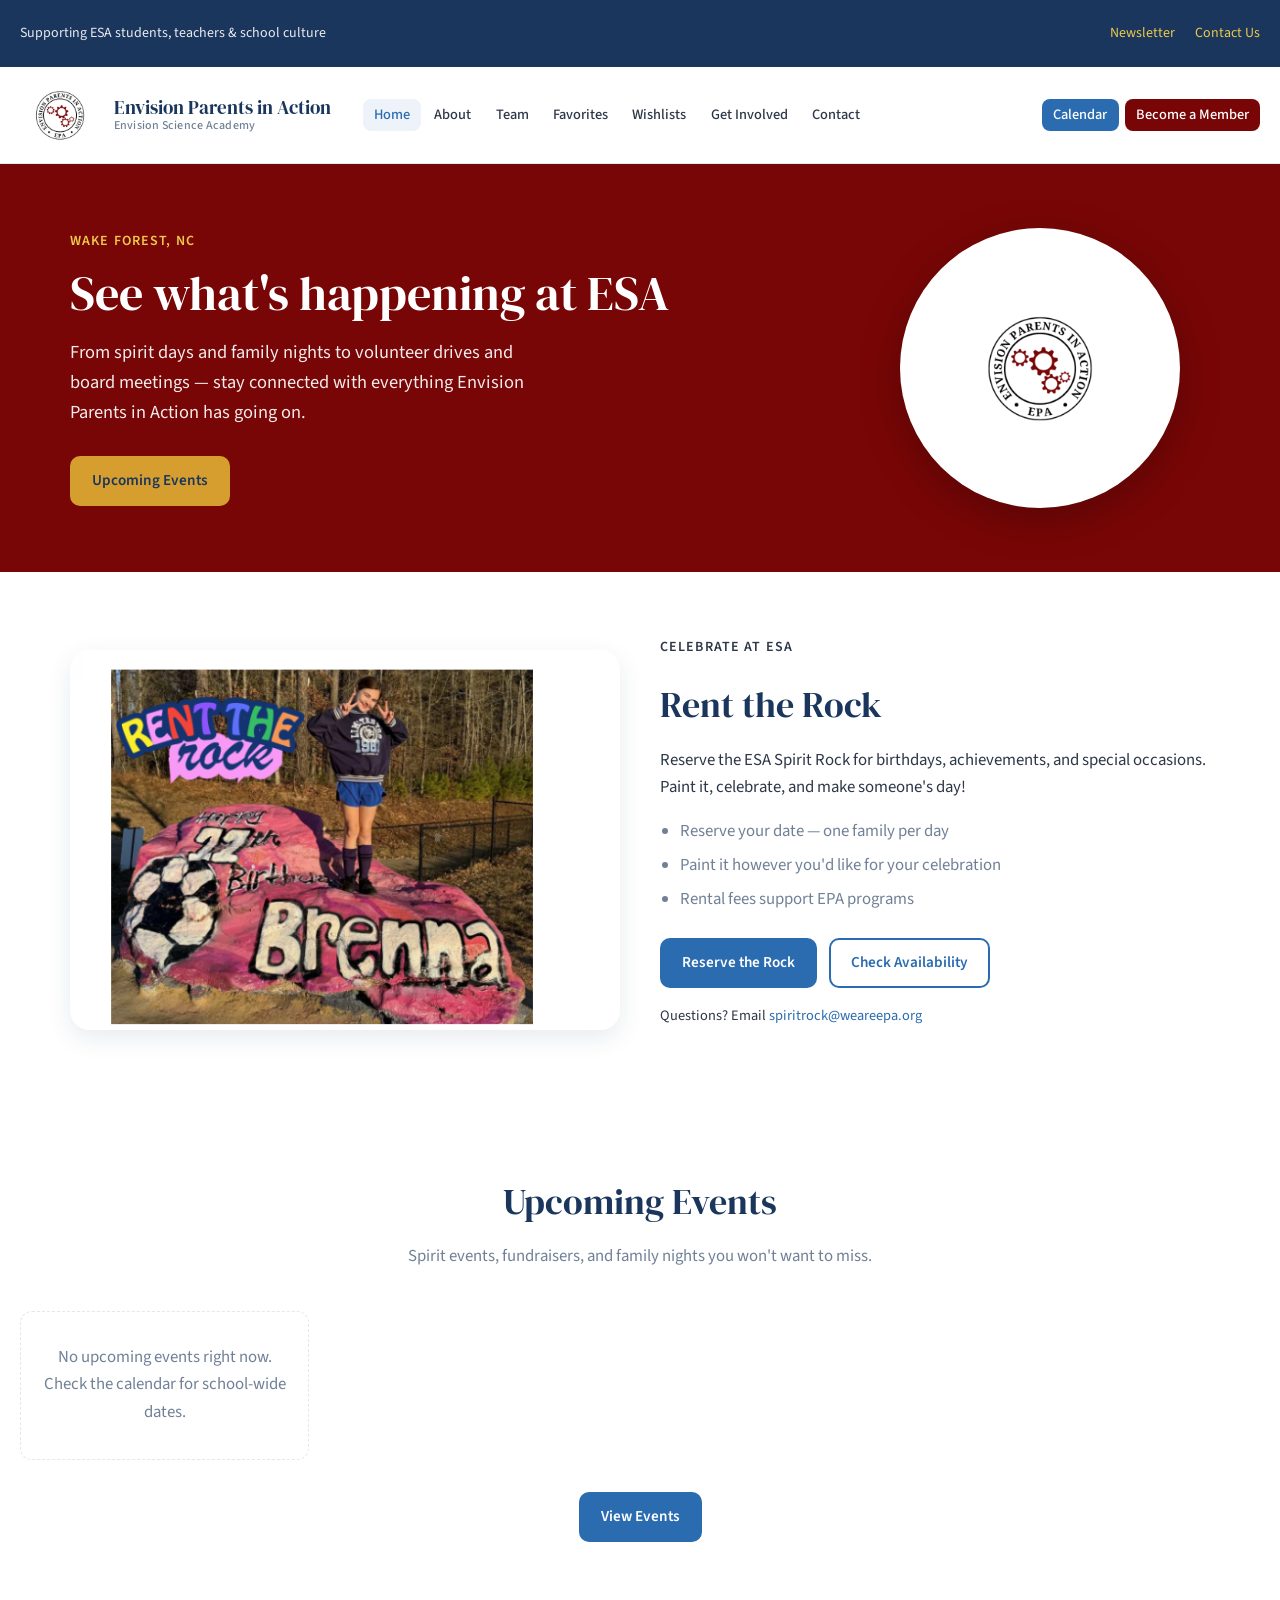
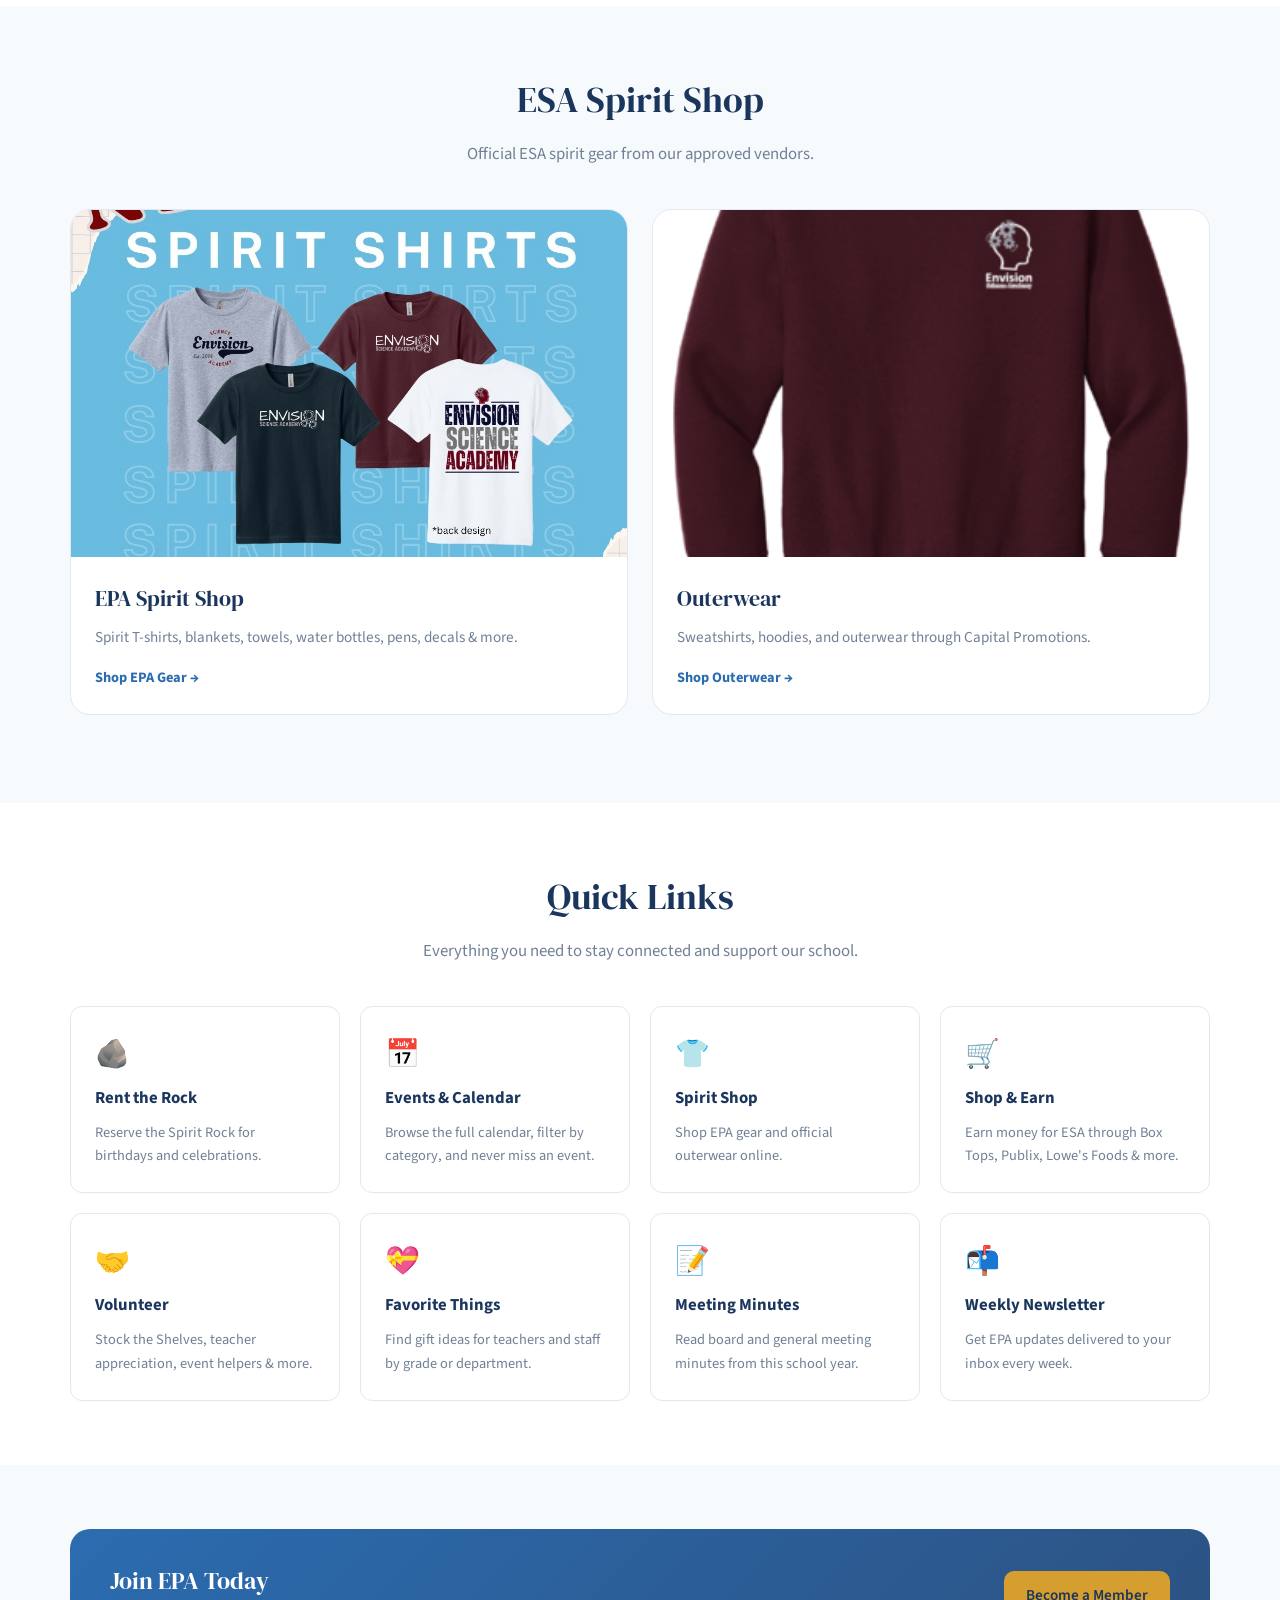
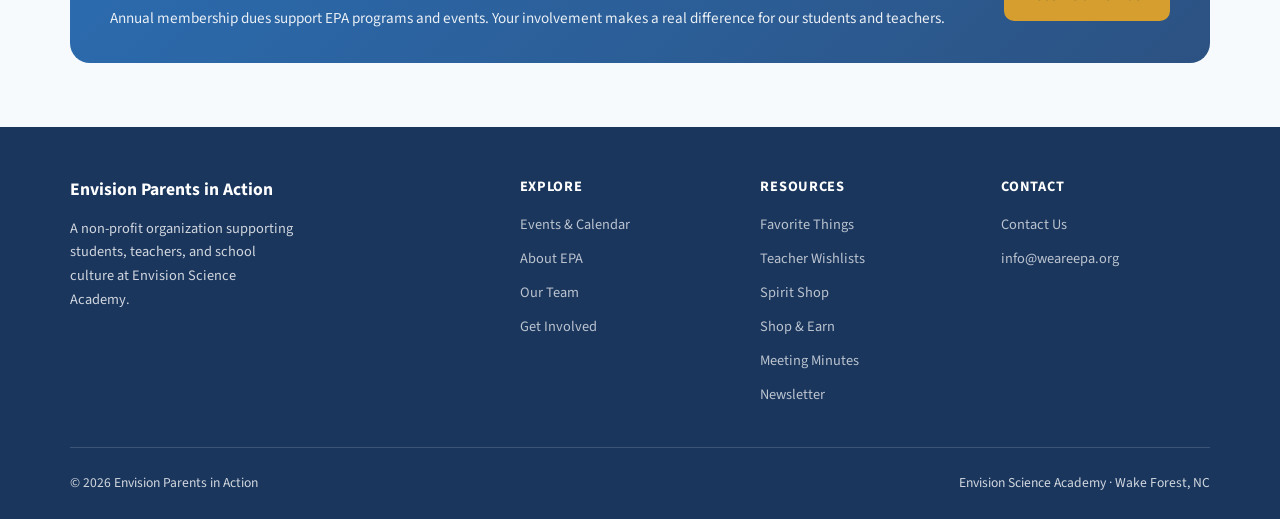
<file: index.html>
<!DOCTYPE html>
<html lang="en">
<head>
  <meta charset="UTF-8">
  <meta name="viewport" content="width=device-width, initial-scale=1.0">
  <meta name="description" content="Envision Parents in Action — supporting students, teachers, and school culture at Envision Science Academy. See upcoming events and get involved.">
  <title>Envision Parents in Action — Home</title>
  <link rel="preconnect" href="https://fonts.googleapis.com">
  <link rel="preconnect" href="https://fonts.gstatic.com" crossorigin>
  <link href="https://fonts.googleapis.com/css2?family=DM+Serif+Display&family=Source+Sans+3:wght@400;500;600;700&display=swap" rel="stylesheet">
  <link rel="stylesheet" href="css/styles.css">
</head>
<body>
  <header class="site-header">
    <div class="utility-bar">
      <div class="utility-bar-inner">
        <p>Supporting ESA students, teachers &amp; school culture</p>
        <div class="utility-bar-links">
          <a href="newsletter.html">Newsletter</a>
          <a href="contact.html">Contact Us</a>
        </div>
      </div>
    </div>
    <nav class="nav" aria-label="Main">
      <div class="nav-brand">
        <a class="nav-logo" href="index.html">
          <img src="assets/images/logo.png" alt="Envision Parents in Action logo">
        </a>
        <div class="nav-logo-text">
          <span class="nav-logo-name">Envision Parents in Action</span>
          <span class="nav-logo-sub">Envision Science Academy</span>
        </div>
      </div>
      <button class="nav-toggle" aria-expanded="false" aria-controls="nav-menu" aria-label="Toggle menu">
        <span></span><span></span><span></span>
      </button>
      <ul class="nav-menu" id="nav-menu">
        <li><a href="index.html" aria-current="page">Home</a></li>
        <li><a href="about.html">About</a></li>
        <li><a href="team.html">Team</a></li>
        <li><a href="favorite-things.html">Favorites</a></li>
        <li><a href="teacher-wishlists.html">Wishlists</a></li>
        <li><a href="get-involved.html">Get Involved</a></li>
        <li><a href="contact.html">Contact</a></li>
        <li class="nav-calendar-item"><a href="events.html" class="nav-calendar">Calendar</a></li>
        <li class="nav-member-item"><a href="https://my.cheddarup.com/c/envision-parents-in-action-membership/items" class="nav-member" target="_blank" rel="noopener noreferrer">Become a Member</a></li>
      </ul>
    </nav>
  </header>

  <main>
    <section class="hero">
      <div class="container hero-inner">
        <div class="hero-content">
          <p class="hero-eyebrow">Wake Forest, NC</p>
          <h1>See what's happening at ESA</h1>
          <p class="hero-lead">
            From spirit days and family nights to volunteer drives and board meetings —
            stay connected with everything Envision Parents in Action has going on.
          </p>
          <div class="hero-actions">
            <a class="btn btn-gold" href="events.html">Upcoming Events</a>
          </div>
        </div>
        <div class="hero-logo">
          <img src="assets/images/logo.png" alt="Envision Parents in Action">
        </div>
      </div>
    </section>

    <section class="section section--alt" id="rent-the-rock">
      <div class="container">
        <div class="rock-promo">
          <div class="rock-promo-image">
            <img src="assets/images/spirit-rock.jpg" alt="Students celebrating a birthday at the ESA Spirit Rock">
          </div>
          <div class="rock-promo-content">
            <p class="section-eyebrow">Celebrate at ESA</p>
            <h2>Rent the Rock</h2>
            <p>
              Reserve the ESA Spirit Rock for birthdays, achievements, and special occasions.
              Paint it, celebrate, and make someone's day!
            </p>
            <ul class="rock-promo-list">
              <li>Reserve your date — one family per day</li>
              <li>Paint it however you'd like for your celebration</li>
              <li>Rental fees support EPA programs</li>
            </ul>
            <div class="rock-promo-actions">
              <a class="btn btn-primary" href="mailto:spiritrock@weareepa.org?subject=Spirit%20Rock%20Reservation%20Request">Reserve the Rock</a>
              <a class="btn btn-secondary" href="events.html">Check Availability</a>
            </div>
            <p class="rock-promo-note">Questions? Email <a href="mailto:spiritrock@weareepa.org">spiritrock@weareepa.org</a></p>
          </div>
        </div>
      </div>
    </section>

    <section class="section section--alt home-events-section">
      <div class="container container--events-home">
        <div class="section-header">
          <h2>Upcoming Events</h2>
          <p>Spirit events, fundraisers, and family nights you won't want to miss.</p>
        </div>
        <div class="home-events-grid" id="home-upcoming-events"></div>
        <div class="home-events-cta">
          <a class="btn btn-primary" href="events.html">View Events</a>
        </div>
      </div>
    </section>

    <section class="section" id="spirit-shop">
      <div class="container">
        <div class="section-header">
          <h2>ESA Spirit Shop</h2>
          <p>Official ESA spirit gear from our approved vendors.</p>
        </div>
        <div class="spirit-shop-grid">
          <a class="spirit-shop-card" href="http://my.cheddarup.com/c/epa-spirit-wear" target="_blank" rel="noopener noreferrer">
            <div class="spirit-shop-card-image">
              <img src="assets/images/spirit-shirts.png" alt="ESA spirit shirts, blankets, and accessories">
            </div>
            <div class="spirit-shop-card-body">
              <h3>EPA Spirit Shop</h3>
              <p>Spirit T-shirts, blankets, towels, water bottles, pens, decals &amp; more.</p>
              <span class="spirit-shop-card-cta">Shop EPA Gear →</span>
            </div>
          </a>
          <a class="spirit-shop-card" href="https://capitalpromo.tuosystems.com/stores/26-27" target="_blank" rel="noopener noreferrer">
            <div class="spirit-shop-card-image">
              <img src="assets/images/spirit-outerwear.png" alt="ESA sweatshirts and outerwear">
            </div>
            <div class="spirit-shop-card-body">
              <h3>Outerwear</h3>
              <p>Sweatshirts, hoodies, and outerwear through Capital Promotions.</p>
              <span class="spirit-shop-card-cta">Shop Outerwear →</span>
            </div>
          </a>
        </div>
      </div>
    </section>

    <section class="section section--alt">
      <div class="container">
        <div class="section-header">
          <h2>Quick Links</h2>
          <p>Everything you need to stay connected and support our school.</p>
        </div>
        <div class="quick-links">
          <a class="quick-link-card" href="#rent-the-rock">
            <span class="quick-link-icon" aria-hidden="true">🪨</span>
            <h3>Rent the Rock</h3>
            <p>Reserve the Spirit Rock for birthdays and celebrations.</p>
          </a>
          <a class="quick-link-card" href="events.html">
            <span class="quick-link-icon" aria-hidden="true">📅</span>
            <h3>Events &amp; Calendar</h3>
            <p>Browse the full calendar, filter by category, and never miss an event.</p>
          </a>
          <a class="quick-link-card" href="#spirit-shop">
            <span class="quick-link-icon" aria-hidden="true">👕</span>
            <h3>Spirit Shop</h3>
            <p>Shop EPA gear and official outerwear online.</p>
          </a>
          <a class="quick-link-card" href="get-involved.html#shop-earn">
            <span class="quick-link-icon" aria-hidden="true">🛒</span>
            <h3>Shop &amp; Earn</h3>
            <p>Earn money for ESA through Box Tops, Publix, Lowe's Foods &amp; more.</p>
          </a>
          <a class="quick-link-card" href="get-involved.html#volunteer">
            <span class="quick-link-icon" aria-hidden="true">🤝</span>
            <h3>Volunteer</h3>
            <p>Stock the Shelves, teacher appreciation, event helpers &amp; more.</p>
          </a>
          <a class="quick-link-card" href="favorite-things.html">
            <span class="quick-link-icon" aria-hidden="true">💝</span>
            <h3>Favorite Things</h3>
            <p>Find gift ideas for teachers and staff by grade or department.</p>
          </a>
          <a class="quick-link-card" href="get-involved.html#minutes">
            <span class="quick-link-icon" aria-hidden="true">📝</span>
            <h3>Meeting Minutes</h3>
            <p>Read board and general meeting minutes from this school year.</p>
          </a>
          <a class="quick-link-card" href="newsletter.html">
            <span class="quick-link-icon" aria-hidden="true">📬</span>
            <h3>Weekly Newsletter</h3>
            <p>Get EPA updates delivered to your inbox every week.</p>
          </a>
        </div>
      </div>
    </section>

    <section class="section">
      <div class="container">
        <div class="cta-banner">
          <div>
            <h2>Join EPA Today</h2>
            <p>Annual membership dues support EPA programs and events. Your involvement makes a real difference for our students and teachers.</p>
          </div>
          <a class="btn btn-gold" href="https://my.cheddarup.com/c/envision-parents-in-action-membership/items" target="_blank" rel="noopener noreferrer">Become a Member</a>
        </div>
      </div>
    </section>
  </main>

  <footer class="site-footer">
    <div class="container">
      <div class="footer-grid">
        <div class="footer-brand">
          <strong style="color: #fff; font-size: 1.1rem;">Envision Parents in Action</strong>
          <p>A non-profit organization supporting students, teachers, and school culture at Envision Science Academy.</p>
        </div>
        <div class="footer-col">
          <h4>Explore</h4>
          <ul>
            <li><a href="events.html">Events &amp; Calendar</a></li>
            <li><a href="about.html">About EPA</a></li>
            <li><a href="team.html">Our Team</a></li>
            <li><a href="get-involved.html">Get Involved</a></li>
          </ul>
        </div>
        <div class="footer-col">
          <h4>Resources</h4>
          <ul>
            <li><a href="favorite-things.html">Favorite Things</a></li>
            <li><a href="teacher-wishlists.html">Teacher Wishlists</a></li>
            <li><a href="get-involved.html#spirit">Spirit Shop</a></li>
            <li><a href="get-involved.html#shop-earn">Shop &amp; Earn</a></li>
            <li><a href="get-involved.html#minutes">Meeting Minutes</a></li>
            <li><a href="newsletter.html">Newsletter</a></li>
          </ul>
        </div>
        <div class="footer-col">
          <h4>Contact</h4>
          <ul>
            <li><a href="contact.html">Contact Us</a></li>
            <li><a href="mailto:info@weareepa.org">info@weareepa.org</a></li>
          </ul>
        </div>
      </div>
      <div class="footer-bottom">
        <span>&copy; 2026 Envision Parents in Action</span>
        <span>Envision Science Academy · Wake Forest, NC</span>
      </div>
    </div>
  </footer>

  <script src="js/events-upcoming-data.js"></script>
  <script src="js/events-page.js"></script>
  <script src="js/main.js"></script>
</body>
</html>
</file>
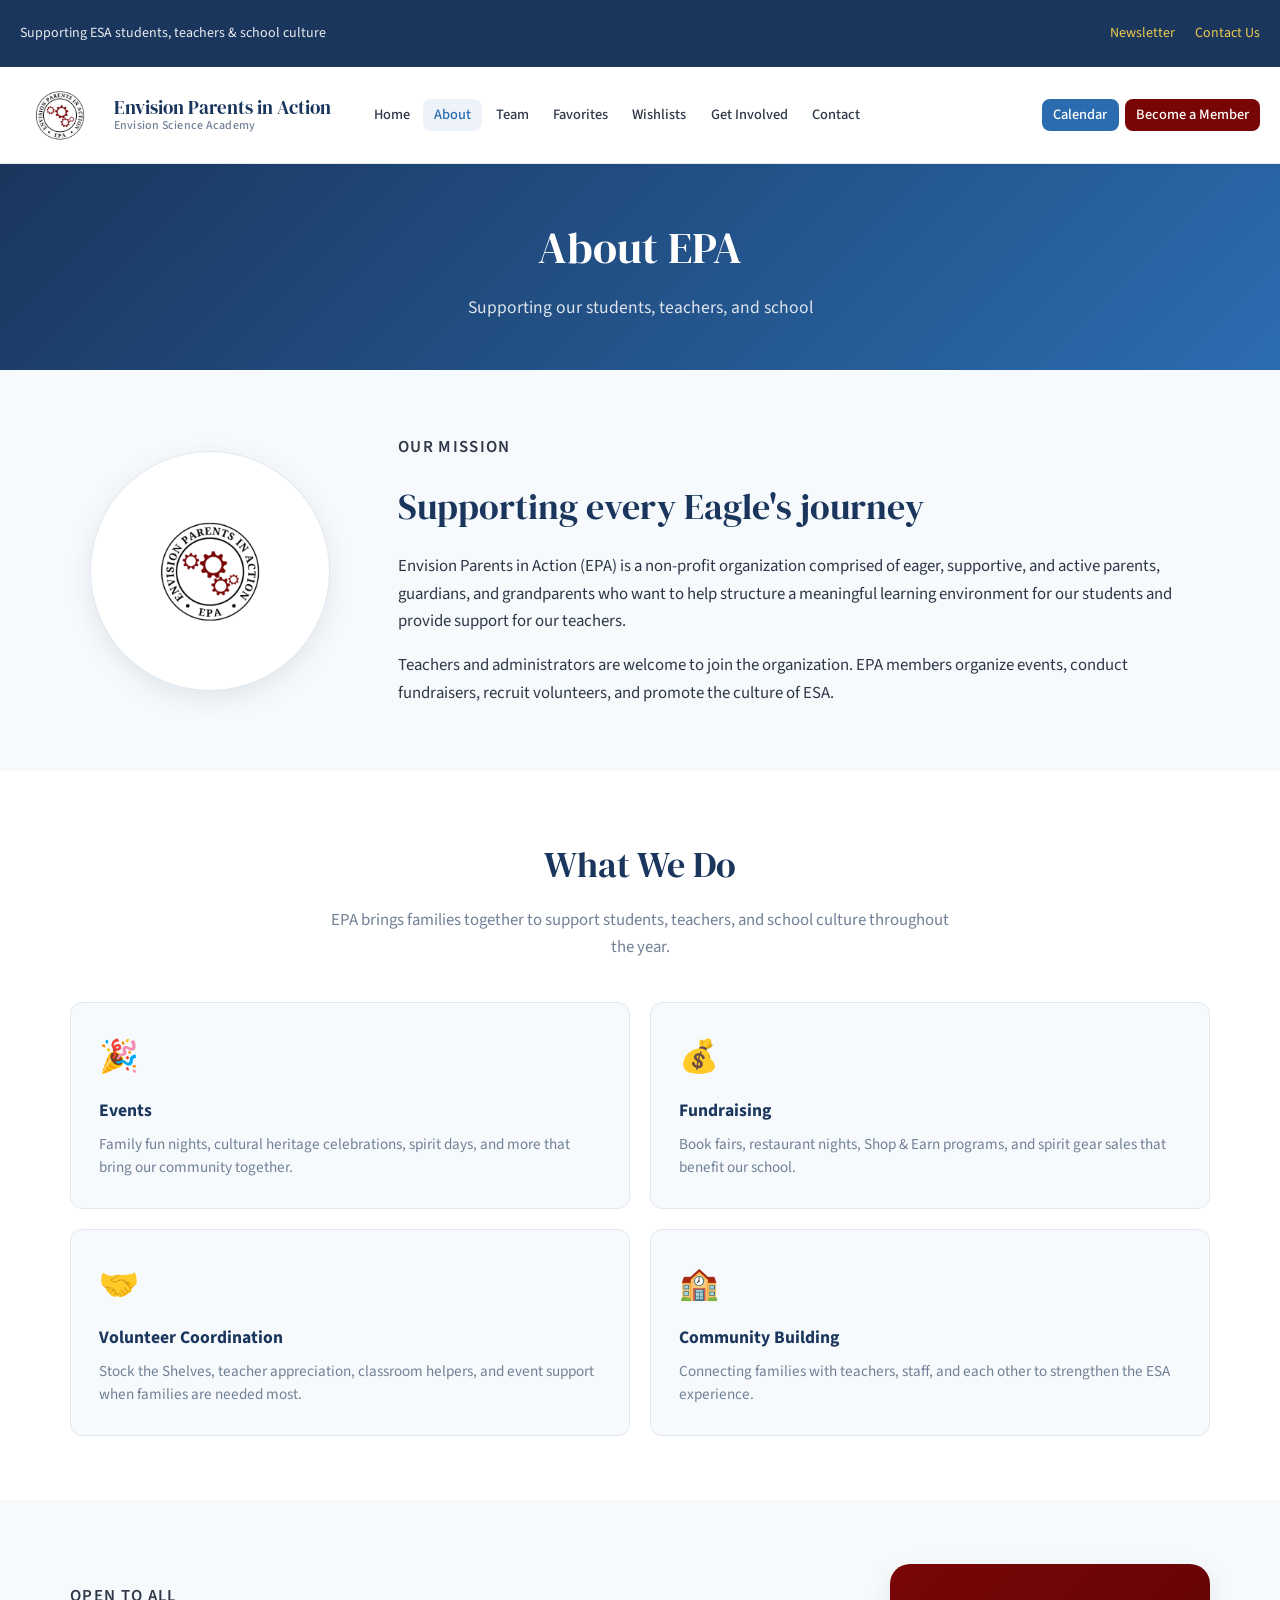
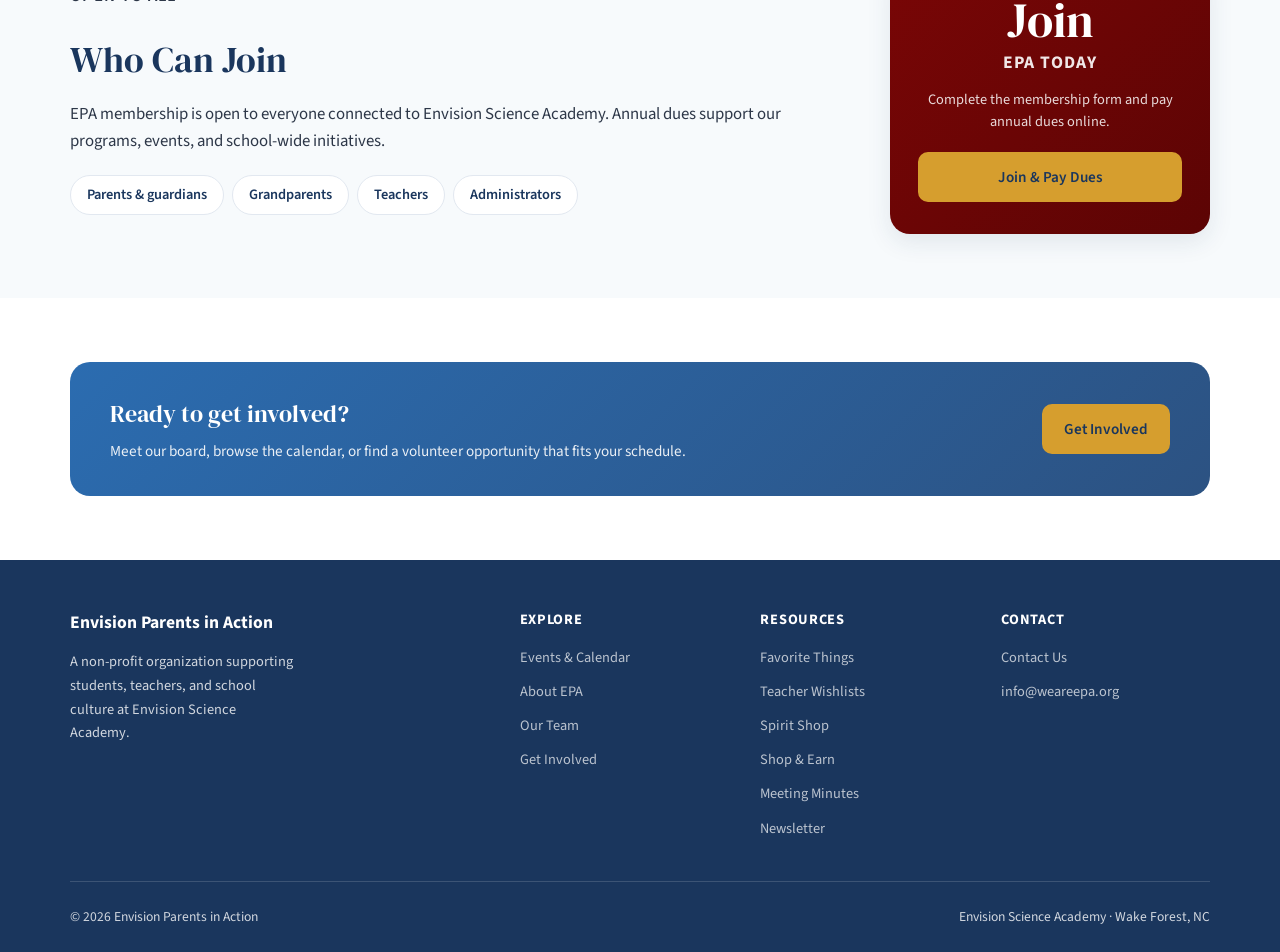
<file: about.html>
<!DOCTYPE html>
<html lang="en">
<head>
  <meta charset="UTF-8">
  <meta name="viewport" content="width=device-width, initial-scale=1.0">
  <meta name="description" content="About Envision Parents in Action — our mission to support students, teachers, and school culture at Envision Science Academy.">
  <title>About — Envision Parents in Action</title>
  <link rel="preconnect" href="https://fonts.googleapis.com">
  <link rel="preconnect" href="https://fonts.gstatic.com" crossorigin>
  <link href="https://fonts.googleapis.com/css2?family=DM+Serif+Display&family=Source+Sans+3:wght@400;500;600;700&display=swap" rel="stylesheet">
  <link rel="stylesheet" href="css/styles.css">
</head>
<body>
  <header class="site-header">
    <div class="utility-bar">
      <div class="utility-bar-inner">
        <p>Supporting ESA students, teachers &amp; school culture</p>
        <div class="utility-bar-links">
          <a href="newsletter.html">Newsletter</a>
          <a href="contact.html">Contact Us</a>
        </div>
      </div>
    </div>
    <nav class="nav" aria-label="Main">
      <div class="nav-brand">
        <a class="nav-logo" href="index.html">
          <img src="assets/images/logo.png" alt="">
        </a>
        <div class="nav-logo-text">
          <span class="nav-logo-name">Envision Parents in Action</span>
          <span class="nav-logo-sub">Envision Science Academy</span>
        </div>
      </div>
      <button class="nav-toggle" aria-expanded="false" aria-controls="nav-menu" aria-label="Toggle menu">
        <span></span><span></span><span></span>
      </button>
      <ul class="nav-menu" id="nav-menu">
        <li><a href="index.html">Home</a></li>
        <li><a href="about.html" aria-current="page">About</a></li>
        <li><a href="team.html">Team</a></li>
        <li><a href="favorite-things.html">Favorites</a></li>
        <li><a href="teacher-wishlists.html">Wishlists</a></li>
        <li><a href="get-involved.html">Get Involved</a></li>
        <li><a href="contact.html">Contact</a></li>
        <li class="nav-calendar-item"><a href="events.html" class="nav-calendar">Calendar</a></li>
        <li class="nav-member-item"><a href="https://my.cheddarup.com/c/envision-parents-in-action-membership/items" class="nav-member" target="_blank" rel="noopener noreferrer">Become a Member</a></li>
      </ul>
    </nav>
  </header>

  <main>
    <div class="page-hero">
      <div class="container">
        <h1>About EPA</h1>
        <p>Supporting our students, teachers, and school</p>
      </div>
    </div>

    <section class="section">
      <div class="container">
        <div class="about-mission">
          <div class="about-mission-visual">
            <img src="assets/images/logo.png" alt="Envision Parents in Action logo">
          </div>
          <div class="about-mission-content">
            <p class="section-eyebrow">Our Mission</p>
            <h2>Supporting every Eagle's journey</h2>
            <p>
              Envision Parents in Action (EPA) is a non-profit organization comprised of eager,
              supportive, and active parents, guardians, and grandparents who want to help structure
              a meaningful learning environment for our students and provide support for our teachers.
            </p>
            <p>
              Teachers and administrators are welcome to join the organization. EPA members organize
              events, conduct fundraisers, recruit volunteers, and promote the culture of ESA.
            </p>
          </div>
        </div>
      </div>
    </section>

    <section class="section section--alt">
      <div class="container">
        <div class="section-header">
          <h2>What We Do</h2>
          <p>EPA brings families together to support students, teachers, and school culture throughout the year.</p>
        </div>
        <div class="about-pillars">
          <article class="about-pillar-card">
            <span class="about-pillar-icon" aria-hidden="true">🎉</span>
            <h3>Events</h3>
            <p>Family fun nights, cultural heritage celebrations, spirit days, and more that bring our community together.</p>
          </article>
          <article class="about-pillar-card">
            <span class="about-pillar-icon" aria-hidden="true">💰</span>
            <h3>Fundraising</h3>
            <p>Book fairs, restaurant nights, Shop &amp; Earn programs, and spirit gear sales that benefit our school.</p>
          </article>
          <article class="about-pillar-card">
            <span class="about-pillar-icon" aria-hidden="true">🤝</span>
            <h3>Volunteer Coordination</h3>
            <p>Stock the Shelves, teacher appreciation, classroom helpers, and event support when families are needed most.</p>
          </article>
          <article class="about-pillar-card">
            <span class="about-pillar-icon" aria-hidden="true">🏫</span>
            <h3>Community Building</h3>
            <p>Connecting families with teachers, staff, and each other to strengthen the ESA experience.</p>
          </article>
        </div>
      </div>
    </section>

    <section class="section">
      <div class="container">
        <div class="about-join">
          <div class="about-join-content">
            <p class="section-eyebrow">Open to All</p>
            <h2>Who Can Join</h2>
            <p>
              EPA membership is open to everyone connected to Envision Science Academy.
              Annual dues support our programs, events, and school-wide initiatives.
            </p>
            <ul class="about-member-list">
              <li>Parents &amp; guardians</li>
              <li>Grandparents</li>
              <li>Teachers</li>
              <li>Administrators</li>
            </ul>
          </div>
          <div class="about-join-highlight">
            <p class="about-join-stat">Join</p>
            <p class="about-join-label">EPA Today</p>
            <p class="about-join-note">Complete the membership form and pay annual dues online.</p>
            <a class="btn btn-gold" href="https://my.cheddarup.com/c/envision-parents-in-action-membership/items" target="_blank" rel="noopener noreferrer">Join &amp; Pay Dues</a>
          </div>
        </div>
      </div>
    </section>

    <section class="section section--alt">
      <div class="container">
        <div class="cta-banner">
          <div>
            <h2>Ready to get involved?</h2>
            <p>Meet our board, browse the calendar, or find a volunteer opportunity that fits your schedule.</p>
          </div>
          <a class="btn btn-gold" href="get-involved.html">Get Involved</a>
        </div>
      </div>
    </section>
  </main>

  <footer class="site-footer">
    <div class="container">
      <div class="footer-grid">
        <div class="footer-brand">
          <strong style="color: #fff; font-size: 1.1rem;">Envision Parents in Action</strong>
          <p>A non-profit organization supporting students, teachers, and school culture at Envision Science Academy.</p>
        </div>
        <div class="footer-col">
          <h4>Explore</h4>
          <ul>
            <li><a href="events.html">Events &amp; Calendar</a></li>
            <li><a href="about.html">About EPA</a></li>
            <li><a href="team.html">Our Team</a></li>
            <li><a href="get-involved.html">Get Involved</a></li>
          </ul>
        </div>
        <div class="footer-col">
          <h4>Resources</h4>
          <ul>
            <li><a href="favorite-things.html">Favorite Things</a></li>
            <li><a href="teacher-wishlists.html">Teacher Wishlists</a></li>
            <li><a href="get-involved.html#spirit">Spirit Shop</a></li>
            <li><a href="get-involved.html#shop-earn">Shop &amp; Earn</a></li>
            <li><a href="get-involved.html#minutes">Meeting Minutes</a></li>
            <li><a href="newsletter.html">Newsletter</a></li>
          </ul>
        </div>
        <div class="footer-col">
          <h4>Contact</h4>
          <ul>
            <li><a href="contact.html">Contact Us</a></li>
            <li><a href="mailto:info@weareepa.org">info@weareepa.org</a></li>
          </ul>
        </div>
      </div>
      <div class="footer-bottom">
        <span>&copy; 2026 Envision Parents in Action</span>
        <span>Envision Science Academy · Wake Forest, NC</span>
      </div>
    </div>
  </footer>

  <script src="js/main.js"></script>
</body>
</html>
</file>
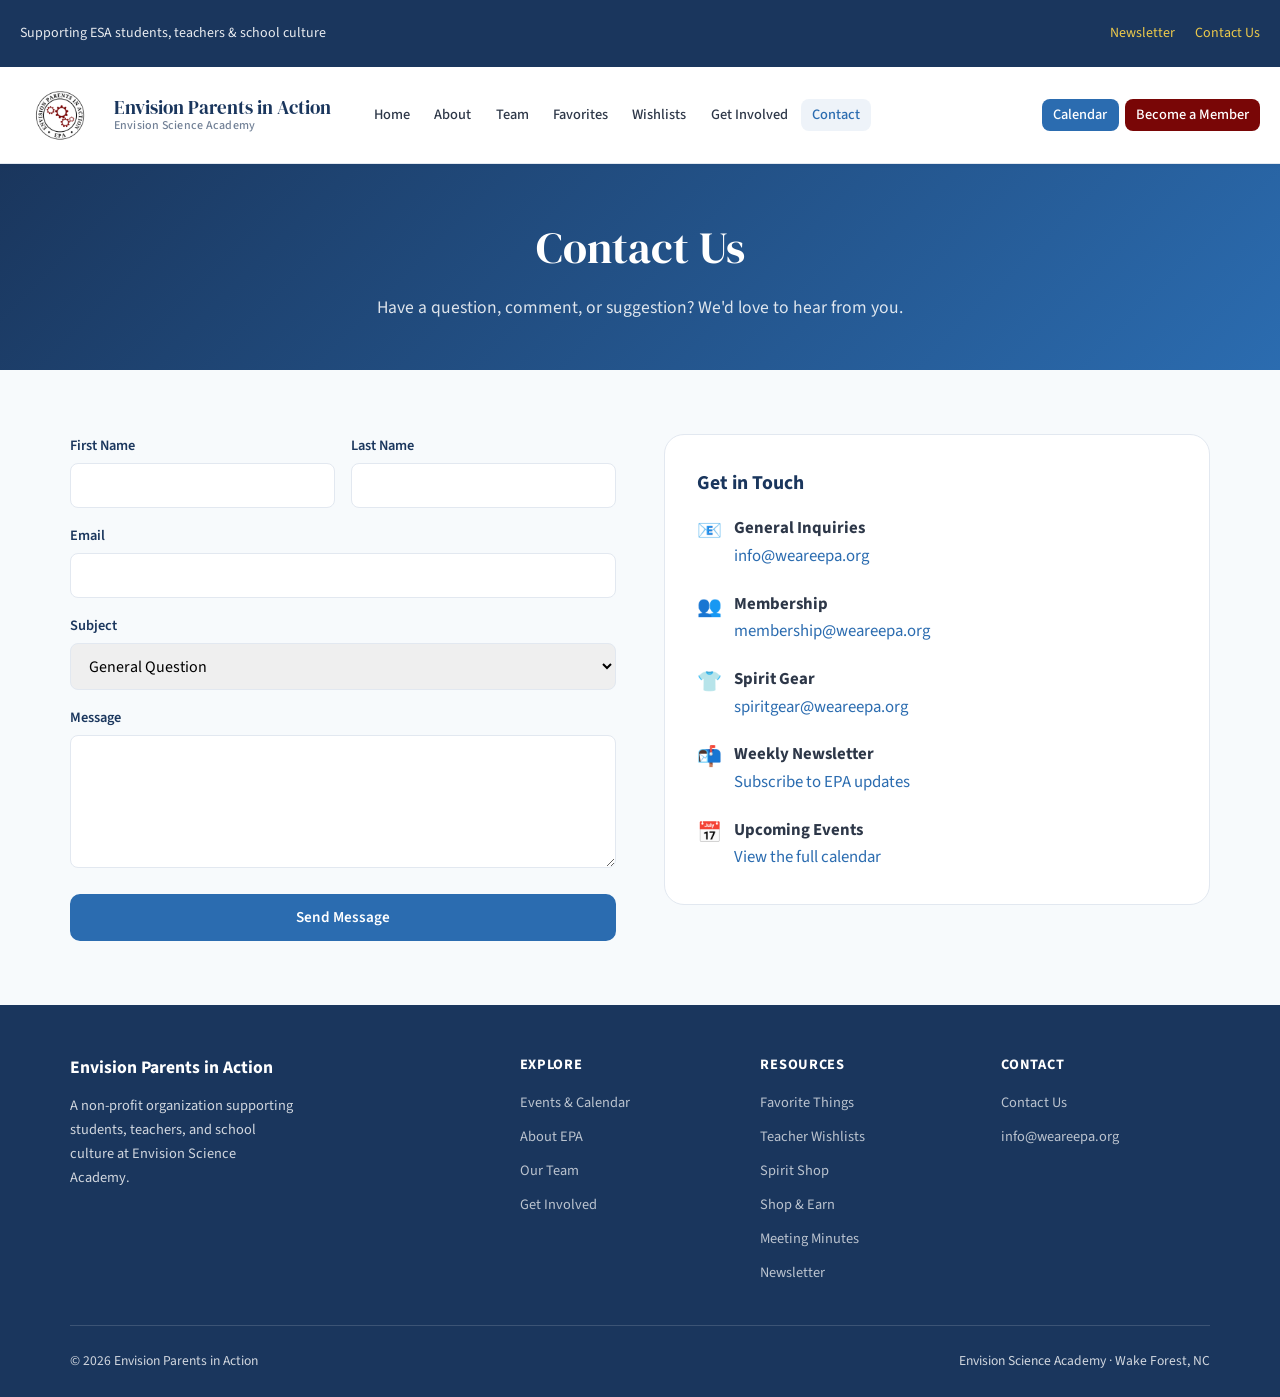
<file: contact.html>
<!DOCTYPE html>
<html lang="en">
<head>
  <meta charset="UTF-8">
  <meta name="viewport" content="width=device-width, initial-scale=1.0">
  <meta name="description" content="Contact Envision Parents in Action — questions, comments, or suggestions welcome.">
  <title>Contact — Envision Parents in Action</title>
  <link rel="preconnect" href="https://fonts.googleapis.com">
  <link rel="preconnect" href="https://fonts.gstatic.com" crossorigin>
  <link href="https://fonts.googleapis.com/css2?family=DM+Serif+Display&family=Source+Sans+3:wght@400;500;600;700&display=swap" rel="stylesheet">
  <link rel="stylesheet" href="css/styles.css">
</head>
<body>
  <header class="site-header">
    <div class="utility-bar">
      <div class="utility-bar-inner">
        <p>Supporting ESA students, teachers &amp; school culture</p>
        <div class="utility-bar-links">
          <a href="newsletter.html">Newsletter</a>
          <a href="contact.html">Contact Us</a>
        </div>
      </div>
    </div>
    <nav class="nav" aria-label="Main">
      <div class="nav-brand">
        <a class="nav-logo" href="index.html">
          <img src="assets/images/logo.png" alt="">
        </a>
        <div class="nav-logo-text">
          <span class="nav-logo-name">Envision Parents in Action</span>
          <span class="nav-logo-sub">Envision Science Academy</span>
        </div>
      </div>
      <button class="nav-toggle" aria-expanded="false" aria-controls="nav-menu" aria-label="Toggle menu">
        <span></span><span></span><span></span>
      </button>
      <ul class="nav-menu" id="nav-menu">
        <li><a href="index.html">Home</a></li>
        <li><a href="about.html">About</a></li>
        <li><a href="team.html">Team</a></li>
        <li><a href="favorite-things.html">Favorites</a></li>
        <li><a href="teacher-wishlists.html">Wishlists</a></li>
        <li><a href="get-involved.html">Get Involved</a></li>
        <li><a href="contact.html" aria-current="page">Contact</a></li>
        <li class="nav-calendar-item"><a href="events.html" class="nav-calendar">Calendar</a></li>
        <li class="nav-member-item"><a href="https://my.cheddarup.com/c/envision-parents-in-action-membership/items" class="nav-member" target="_blank" rel="noopener noreferrer">Become a Member</a></li>
      </ul>
    </nav>
  </header>

  <main>
    <div class="page-hero">
      <div class="container">
        <h1>Contact Us</h1>
        <p>Have a question, comment, or suggestion? We'd love to hear from you.</p>
      </div>
    </div>

    <section class="section">
      <div class="container">
        <div class="contact-layout">
          <form class="contact-form" action="#" method="post">
            <div class="form-row">
              <div class="form-group">
                <label for="first-name">First Name</label>
                <input type="text" id="first-name" name="first-name" required>
              </div>
              <div class="form-group">
                <label for="last-name">Last Name</label>
                <input type="text" id="last-name" name="last-name" required>
              </div>
            </div>
            <div class="form-group">
              <label for="email">Email</label>
              <input type="email" id="email" name="email" required>
            </div>
            <div class="form-group">
              <label for="subject">Subject</label>
              <select id="subject" name="subject">
                <option value="general">General Question</option>
                <option value="events">Events &amp; Calendar</option>
                <option value="volunteer">Volunteering</option>
                <option value="membership">Membership</option>
                <option value="spirit">Spirit Shop / Gear</option>
                <option value="other">Other</option>
              </select>
            </div>
            <div class="form-group">
              <label for="message">Message</label>
              <textarea id="message" name="message" rows="5" required></textarea>
            </div>
            <button type="submit" class="btn btn-primary">Send Message</button>
          </form>

          <div class="contact-info-card">
            <h3>Get in Touch</h3>
            <div class="contact-info-item">
              <span class="contact-info-icon" aria-hidden="true">📧</span>
              <div>
                <strong>General Inquiries</strong><br>
                <a href="mailto:info@weareepa.org">info@weareepa.org</a>
              </div>
            </div>
            <div class="contact-info-item">
              <span class="contact-info-icon" aria-hidden="true">👥</span>
              <div>
                <strong>Membership</strong><br>
                <a href="mailto:membership@weareepa.org">membership@weareepa.org</a>
              </div>
            </div>
            <div class="contact-info-item">
              <span class="contact-info-icon" aria-hidden="true">👕</span>
              <div>
                <strong>Spirit Gear</strong><br>
                <a href="mailto:spiritgear@weareepa.org">spiritgear@weareepa.org</a>
              </div>
            </div>
            <div class="contact-info-item">
              <span class="contact-info-icon" aria-hidden="true">📬</span>
              <div>
                <strong>Weekly Newsletter</strong><br>
                <a href="newsletter.html">Subscribe to EPA updates</a>
              </div>
            </div>
            <div class="contact-info-item">
              <span class="contact-info-icon" aria-hidden="true">📅</span>
              <div>
                <strong>Upcoming Events</strong><br>
                <a href="events.html">View the full calendar</a>
              </div>
            </div>
          </div>
        </div>
      </div>
    </section>
  </main>

  <footer class="site-footer">
    <div class="container">
      <div class="footer-grid">
        <div class="footer-brand">
          <strong style="color: #fff; font-size: 1.1rem;">Envision Parents in Action</strong>
          <p>A non-profit organization supporting students, teachers, and school culture at Envision Science Academy.</p>
        </div>
        <div class="footer-col">
          <h4>Explore</h4>
          <ul>
            <li><a href="events.html">Events &amp; Calendar</a></li>
            <li><a href="about.html">About EPA</a></li>
            <li><a href="team.html">Our Team</a></li>
            <li><a href="get-involved.html">Get Involved</a></li>
          </ul>
        </div>
        <div class="footer-col">
          <h4>Resources</h4>
          <ul>
            <li><a href="favorite-things.html">Favorite Things</a></li>
            <li><a href="teacher-wishlists.html">Teacher Wishlists</a></li>
            <li><a href="get-involved.html#spirit">Spirit Shop</a></li>
            <li><a href="get-involved.html#shop-earn">Shop &amp; Earn</a></li>
            <li><a href="get-involved.html#minutes">Meeting Minutes</a></li>
            <li><a href="newsletter.html">Newsletter</a></li>
          </ul>
        </div>
        <div class="footer-col">
          <h4>Contact</h4>
          <ul>
            <li><a href="contact.html">Contact Us</a></li>
            <li><a href="mailto:info@weareepa.org">info@weareepa.org</a></li>
          </ul>
        </div>
      </div>
      <div class="footer-bottom">
        <span>&copy; 2026 Envision Parents in Action</span>
        <span>Envision Science Academy · Wake Forest, NC</span>
      </div>
    </div>
  </footer>

  <script src="js/main.js"></script>
</body>
</html>
</file>
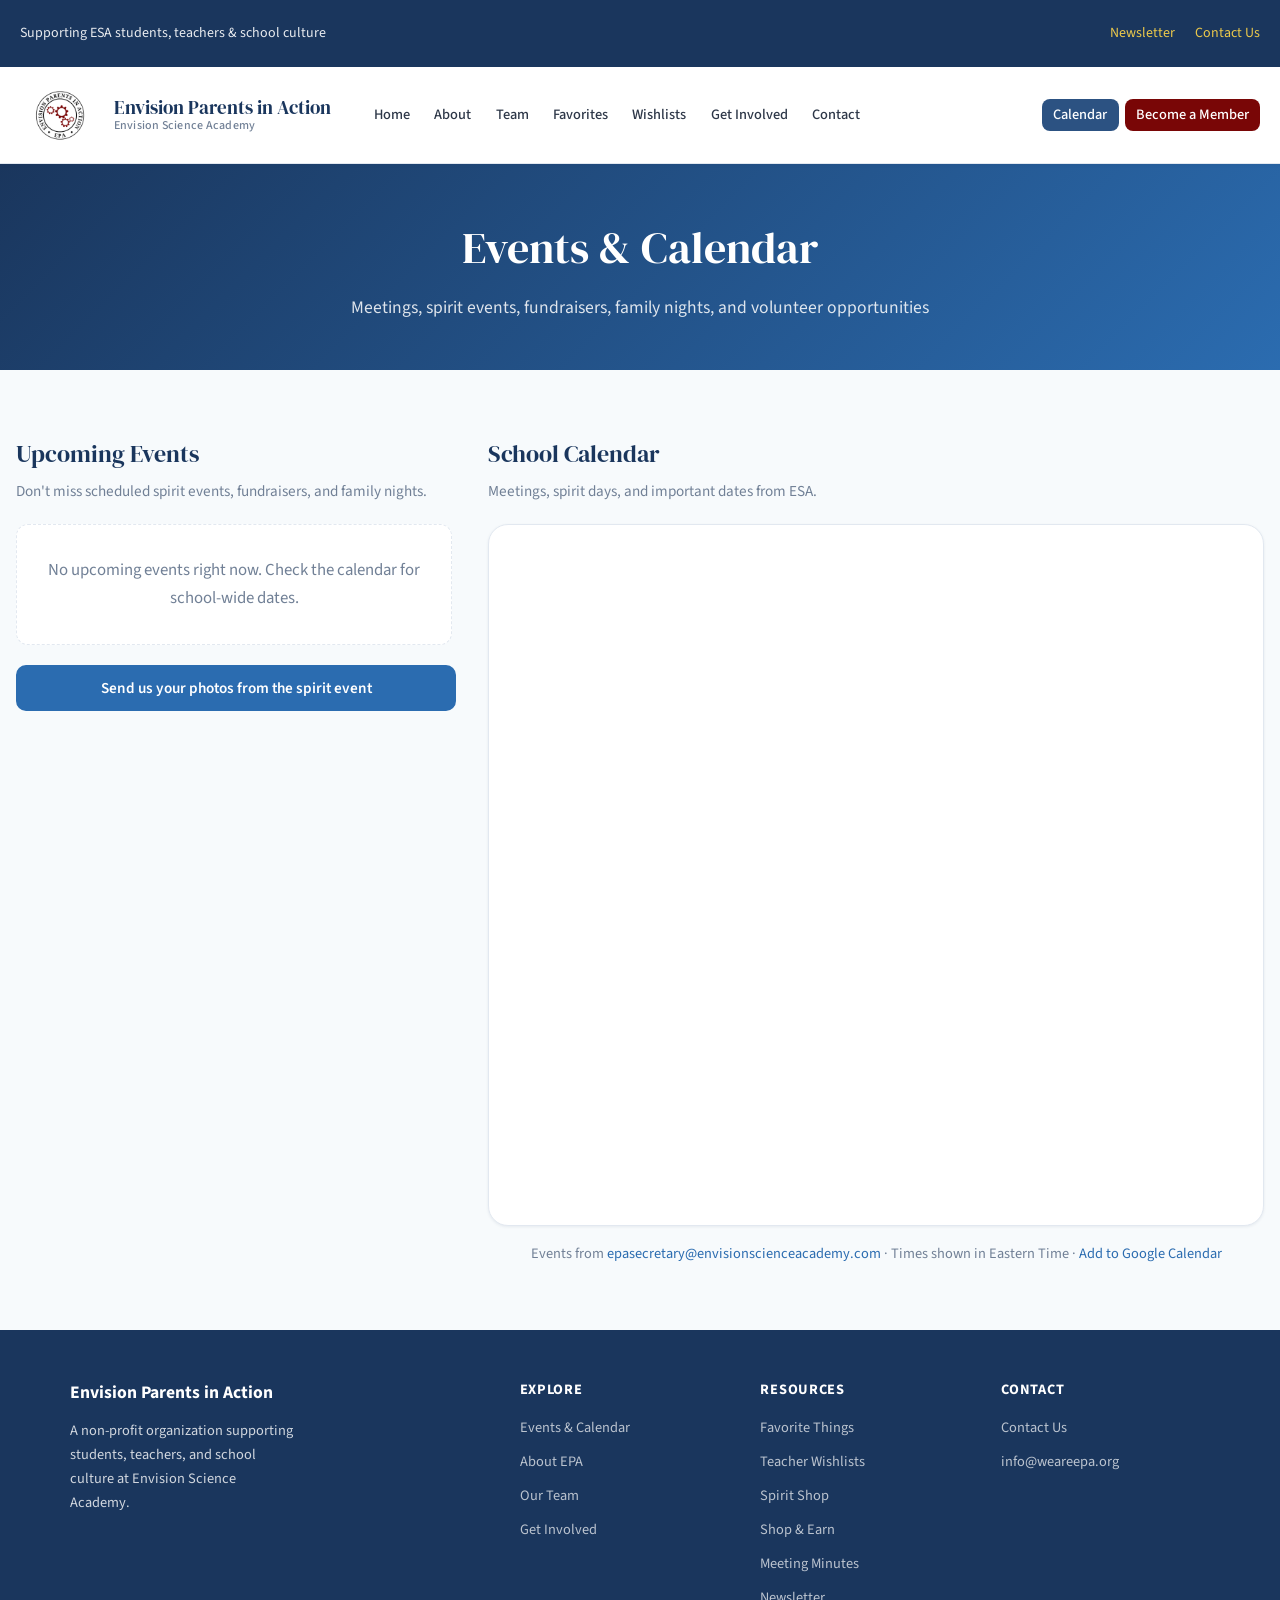
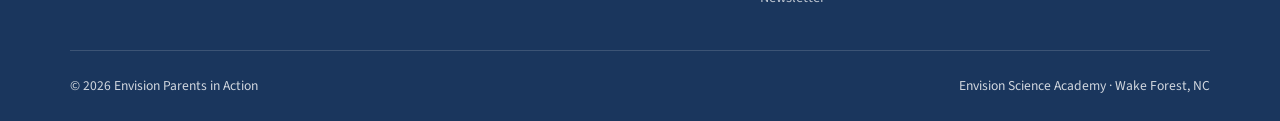
<file: events.html>
<!DOCTYPE html>
<html lang="en">
<head>
  <meta charset="UTF-8">
  <meta name="viewport" content="width=device-width, initial-scale=1.0">
  <meta name="description" content="EPA events calendar — meetings, spirit days, fundraisers, family events, and volunteer opportunities at Envision Science Academy.">
  <title>Events &amp; Calendar — Envision Parents in Action</title>
  <link rel="preconnect" href="https://fonts.googleapis.com">
  <link rel="preconnect" href="https://fonts.gstatic.com" crossorigin>
  <link href="https://fonts.googleapis.com/css2?family=DM+Serif+Display&family=Source+Sans+3:wght@400;500;600;700&display=swap" rel="stylesheet">
  <link rel="stylesheet" href="css/styles.css">
</head>
<body>
  <header class="site-header">
    <div class="utility-bar">
      <div class="utility-bar-inner">
        <p>Supporting ESA students, teachers &amp; school culture</p>
        <div class="utility-bar-links">
          <a href="newsletter.html">Newsletter</a>
          <a href="contact.html">Contact Us</a>
        </div>
      </div>
    </div>
    <nav class="nav" aria-label="Main">
      <div class="nav-brand">
        <a class="nav-logo" href="index.html">
          <img src="assets/images/logo.png" alt="">
        </a>
        <div class="nav-logo-text">
          <span class="nav-logo-name">Envision Parents in Action</span>
          <span class="nav-logo-sub">Envision Science Academy</span>
        </div>
      </div>
      <button class="nav-toggle" aria-expanded="false" aria-controls="nav-menu" aria-label="Toggle menu">
        <span></span><span></span><span></span>
      </button>
      <ul class="nav-menu" id="nav-menu">
        <li><a href="index.html">Home</a></li>
        <li><a href="about.html">About</a></li>
        <li><a href="team.html">Team</a></li>
        <li><a href="favorite-things.html">Favorites</a></li>
        <li><a href="teacher-wishlists.html">Wishlists</a></li>
        <li><a href="get-involved.html">Get Involved</a></li>
        <li><a href="contact.html">Contact</a></li>
        <li class="nav-calendar-item"><a href="events.html" class="nav-calendar" aria-current="page">Calendar</a></li>
        <li class="nav-member-item"><a href="https://my.cheddarup.com/c/envision-parents-in-action-membership/items" class="nav-member" target="_blank" rel="noopener noreferrer">Become a Member</a></li>
      </ul>
    </nav>
  </header>

  <main>
    <div class="page-hero">
      <div class="container">
        <h1>Events &amp; Calendar</h1>
        <p>Meetings, spirit events, fundraisers, family nights, and volunteer opportunities</p>
      </div>
    </div>

    <section class="section">
      <div class="container container--wide">
        <div class="events-page-layout">
          <aside class="events-upcoming" aria-label="Upcoming events">
            <div class="events-upcoming-header">
              <h2>Upcoming Events</h2>
              <p>Don't miss scheduled spirit events, fundraisers, and family nights.</p>
            </div>
            <div class="events-upcoming-list" id="upcoming-events-list"></div>
            <div class="events-photo-cta">
              <a
                class="btn btn-primary"
                href="mailto:epacommunicates@gmail.com?subject=Spirit%20Event%20Photos">
                Send us your photos from the spirit event
              </a>
            </div>
          </aside>

          <div class="events-calendar-panel">
            <div class="events-calendar-header">
              <h2>School Calendar</h2>
              <p>Meetings, spirit days, and important dates from ESA.</p>
            </div>
            <div class="gcal-embed gcal-embed--full">
              <iframe
                title="ESA school calendar"
                src="https://calendar.google.com/calendar/embed?src=epasecretary%40envisionscienceacademy.com&ctz=America%2FNew_York&mode=MONTH&showTitle=0&showNav=1&showDate=1&showPrint=0&showTabs=1&showCalendars=0&bgcolor=%23ffffff&color=%232B6CB0"
                loading="lazy">
              </iframe>
            </div>
            <p class="gcal-footer">
              Events from <a href="mailto:epasecretary@envisionscienceacademy.com">epasecretary@envisionscienceacademy.com</a>
              · Times shown in Eastern Time
              · <a href="https://calendar.google.com/calendar/u/0?cid=ZXBhc2VjcmV0YXJ5QGVudmlzaW9uc2NpZW5jZWFjYWRlbXkuY29t" target="_blank" rel="noopener noreferrer">Add to Google Calendar</a>
            </p>
          </div>
        </div>
      </div>
    </section>
  </main>

  <footer class="site-footer">
    <div class="container">
      <div class="footer-grid">
        <div class="footer-brand">
          <strong style="color: #fff; font-size: 1.1rem;">Envision Parents in Action</strong>
          <p>A non-profit organization supporting students, teachers, and school culture at Envision Science Academy.</p>
        </div>
        <div class="footer-col">
          <h4>Explore</h4>
          <ul>
            <li><a href="events.html">Events &amp; Calendar</a></li>
            <li><a href="about.html">About EPA</a></li>
            <li><a href="team.html">Our Team</a></li>
            <li><a href="get-involved.html">Get Involved</a></li>
          </ul>
        </div>
        <div class="footer-col">
          <h4>Resources</h4>
          <ul>
            <li><a href="favorite-things.html">Favorite Things</a></li>
            <li><a href="teacher-wishlists.html">Teacher Wishlists</a></li>
            <li><a href="get-involved.html#spirit">Spirit Shop</a></li>
            <li><a href="get-involved.html#shop-earn">Shop &amp; Earn</a></li>
            <li><a href="get-involved.html#minutes">Meeting Minutes</a></li>
            <li><a href="newsletter.html">Newsletter</a></li>
          </ul>
        </div>
        <div class="footer-col">
          <h4>Contact</h4>
          <ul>
            <li><a href="contact.html">Contact Us</a></li>
            <li><a href="mailto:info@weareepa.org">info@weareepa.org</a></li>
          </ul>
        </div>
      </div>
      <div class="footer-bottom">
        <span>&copy; 2026 Envision Parents in Action</span>
        <span>Envision Science Academy · Wake Forest, NC</span>
      </div>
    </div>
  </footer>

  <script src="js/events-upcoming-data.js"></script>
  <script src="js/events-page.js"></script>
  <script src="js/main.js"></script>
</body>
</html>
</file>
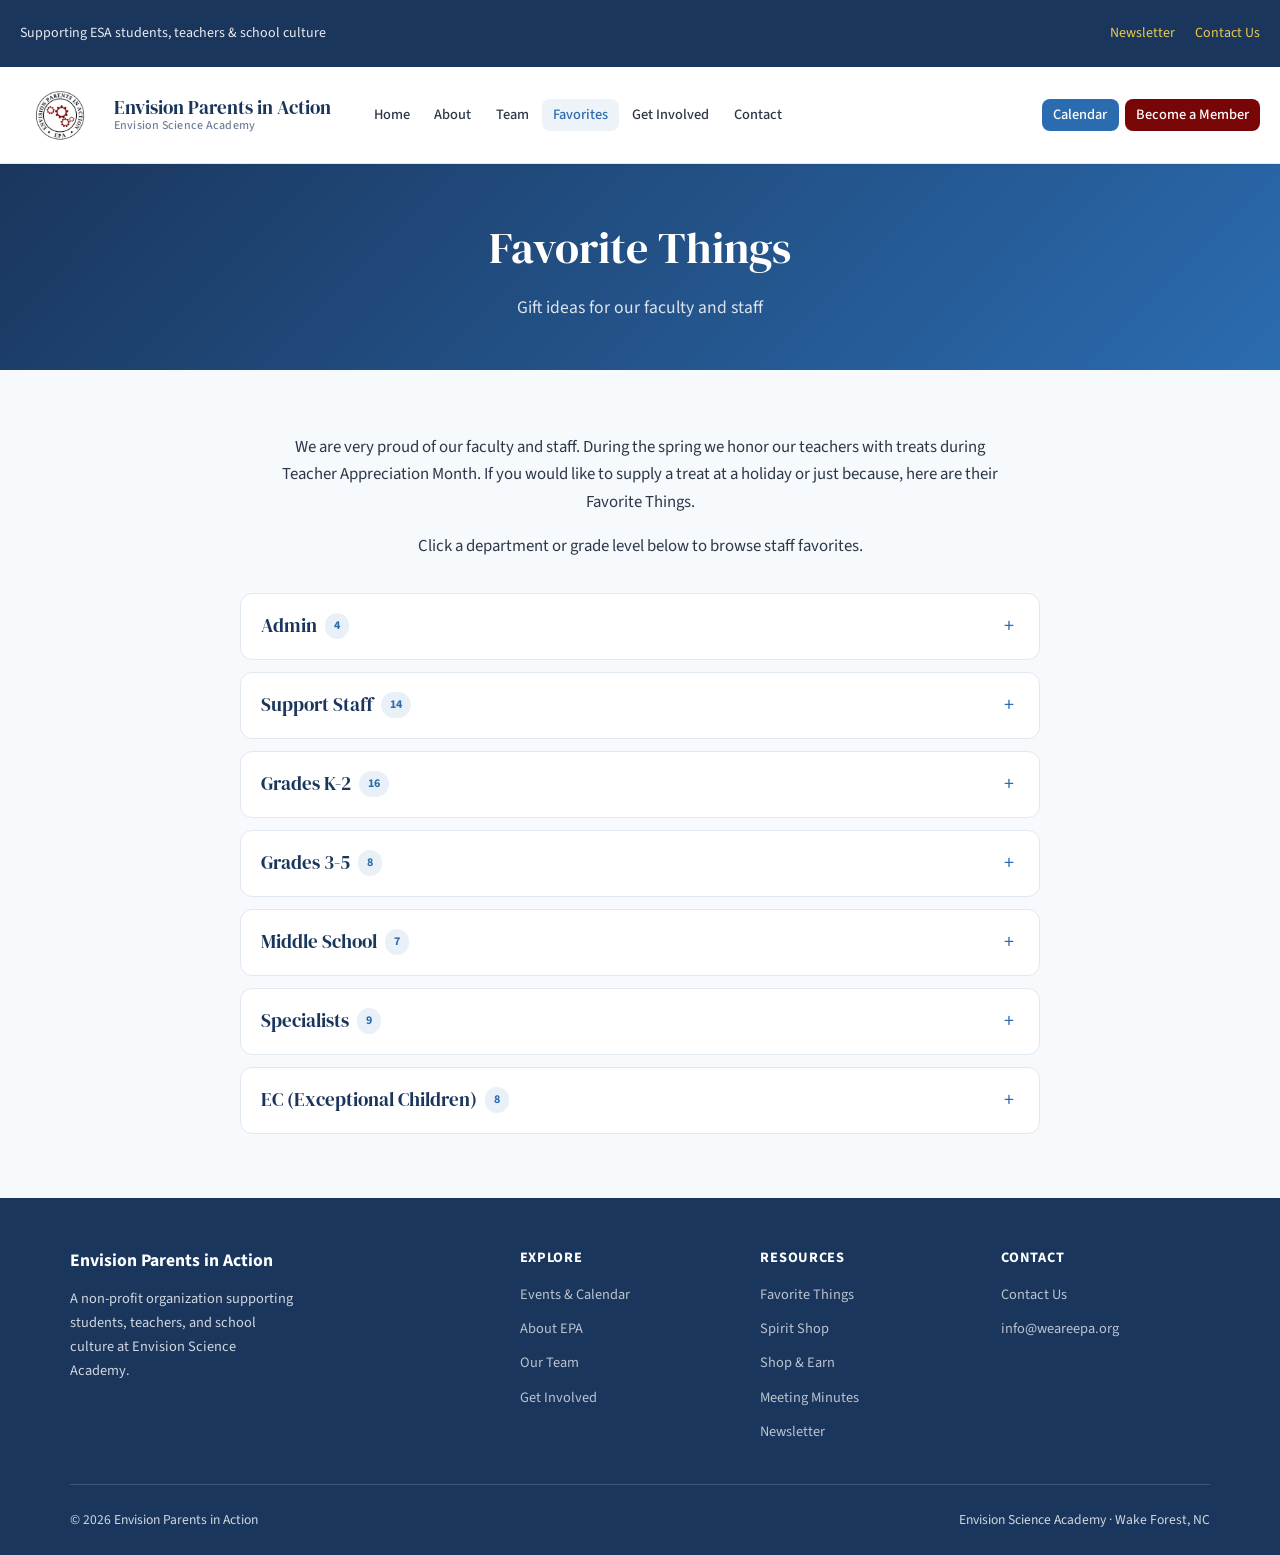
<file: favorite-things.html>
<!DOCTYPE html>
<html lang="en">
<head>
  <meta charset="UTF-8">
  <meta name="viewport" content="width=device-width, initial-scale=1.0">
  <meta name="description" content="Staff Favorite Things at Envision Science Academy — find gift ideas for teachers and staff by department or grade level.">
  <title>Favorite Things — Envision Parents in Action</title>
  <link rel="preconnect" href="https://fonts.googleapis.com">
  <link rel="preconnect" href="https://fonts.gstatic.com" crossorigin>
  <link href="https://fonts.googleapis.com/css2?family=DM+Serif+Display&family=Source+Sans+3:wght@400;500;600;700&display=swap" rel="stylesheet">
  <link rel="stylesheet" href="css/styles.css">
</head>
<body>
  <header class="site-header">
    <div class="utility-bar">
      <div class="utility-bar-inner">
        <p>Supporting ESA students, teachers &amp; school culture</p>
        <div class="utility-bar-links">
          <a href="newsletter.html">Newsletter</a>
          <a href="contact.html">Contact Us</a>
        </div>
      </div>
    </div>
    <nav class="nav" aria-label="Main">
      <div class="nav-brand">
        <a class="nav-logo" href="index.html">
          <img src="assets/images/logo.png" alt="">
        </a>
        <div class="nav-logo-text">
          <span class="nav-logo-name">Envision Parents in Action</span>
          <span class="nav-logo-sub">Envision Science Academy</span>
        </div>
      </div>
      <button class="nav-toggle" aria-expanded="false" aria-controls="nav-menu" aria-label="Toggle menu">
        <span></span><span></span><span></span>
      </button>
      <ul class="nav-menu" id="nav-menu">
        <li><a href="index.html">Home</a></li>
        <li><a href="about.html">About</a></li>
        <li><a href="team.html">Team</a></li>
        <li><a href="favorite-things.html" aria-current="page">Favorites</a></li>
        <li><a href="get-involved.html">Get Involved</a></li>
        <li><a href="contact.html">Contact</a></li>
        <li class="nav-calendar-item"><a href="events.html" class="nav-calendar">Calendar</a></li>
        <li class="nav-member-item"><a href="https://my.cheddarup.com/c/envision-parents-in-action-membership/items" class="nav-member" target="_blank" rel="noopener noreferrer">Become a Member</a></li>
      </ul>
    </nav>
  </header>

  <main>
    <div class="page-hero">
      <div class="container">
        <h1>Favorite Things</h1>
        <p>Gift ideas for our faculty and staff</p>
      </div>
    </div>

    <section class="section">
      <div class="container container--narrow">
        <div class="content-block content-block--center">
          <p>
            We are very proud of our faculty and staff. During the spring we honor our teachers
            with treats during Teacher Appreciation Month. If you would like to supply a treat at a
            holiday or just because, here are their Favorite Things.
          </p>
          <p>Click a department or grade level below to browse staff favorites.</p>
        </div>

        <div class="accordion" id="favorite-things-accordion" aria-label="Staff favorite things by department"></div>
      </div>
    </section>
  </main>

  <footer class="site-footer">
    <div class="container">
      <div class="footer-grid">
        <div class="footer-brand">
          <strong style="color: #fff; font-size: 1.1rem;">Envision Parents in Action</strong>
          <p>A non-profit organization supporting students, teachers, and school culture at Envision Science Academy.</p>
        </div>
        <div class="footer-col">
          <h4>Explore</h4>
          <ul>
            <li><a href="events.html">Events &amp; Calendar</a></li>
            <li><a href="about.html">About EPA</a></li>
            <li><a href="team.html">Our Team</a></li>
            <li><a href="get-involved.html">Get Involved</a></li>
          </ul>
        </div>
        <div class="footer-col">
          <h4>Resources</h4>
          <ul>
            <li><a href="favorite-things.html">Favorite Things</a></li>
            <li><a href="get-involved.html#spirit">Spirit Shop</a></li>
            <li><a href="get-involved.html#shop-earn">Shop &amp; Earn</a></li>
            <li><a href="get-involved.html#minutes">Meeting Minutes</a></li>
            <li><a href="newsletter.html">Newsletter</a></li>
          </ul>
        </div>
        <div class="footer-col">
          <h4>Contact</h4>
          <ul>
            <li><a href="contact.html">Contact Us</a></li>
            <li><a href="mailto:info@weareepa.org">info@weareepa.org</a></li>
          </ul>
        </div>
      </div>
      <div class="footer-bottom">
        <span>&copy; 2026 Envision Parents in Action</span>
        <span>Envision Science Academy · Wake Forest, NC</span>
      </div>
    </div>
  </footer>

  <script src="js/favorite-things-data.js"></script>
  <script src="js/favorite-things.js"></script>
  <script src="js/main.js"></script>
</body>
</html>
</file>
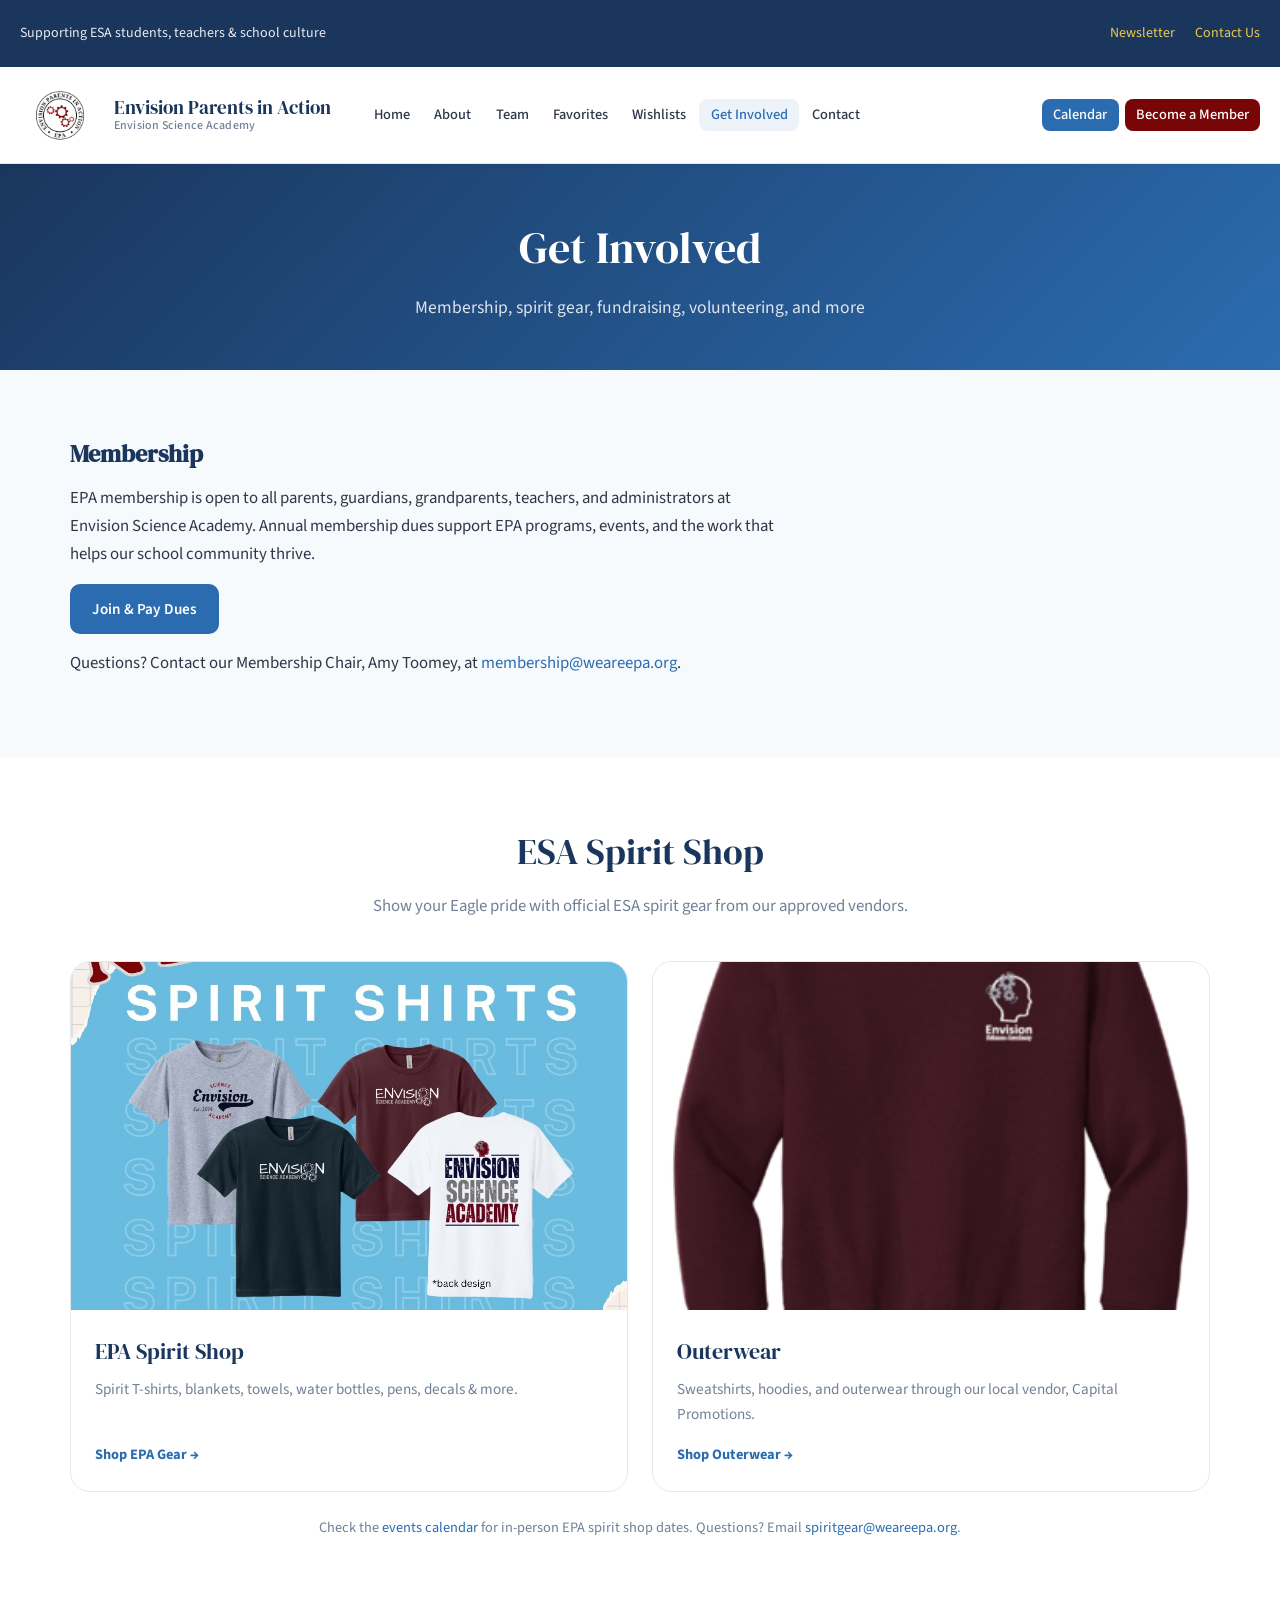
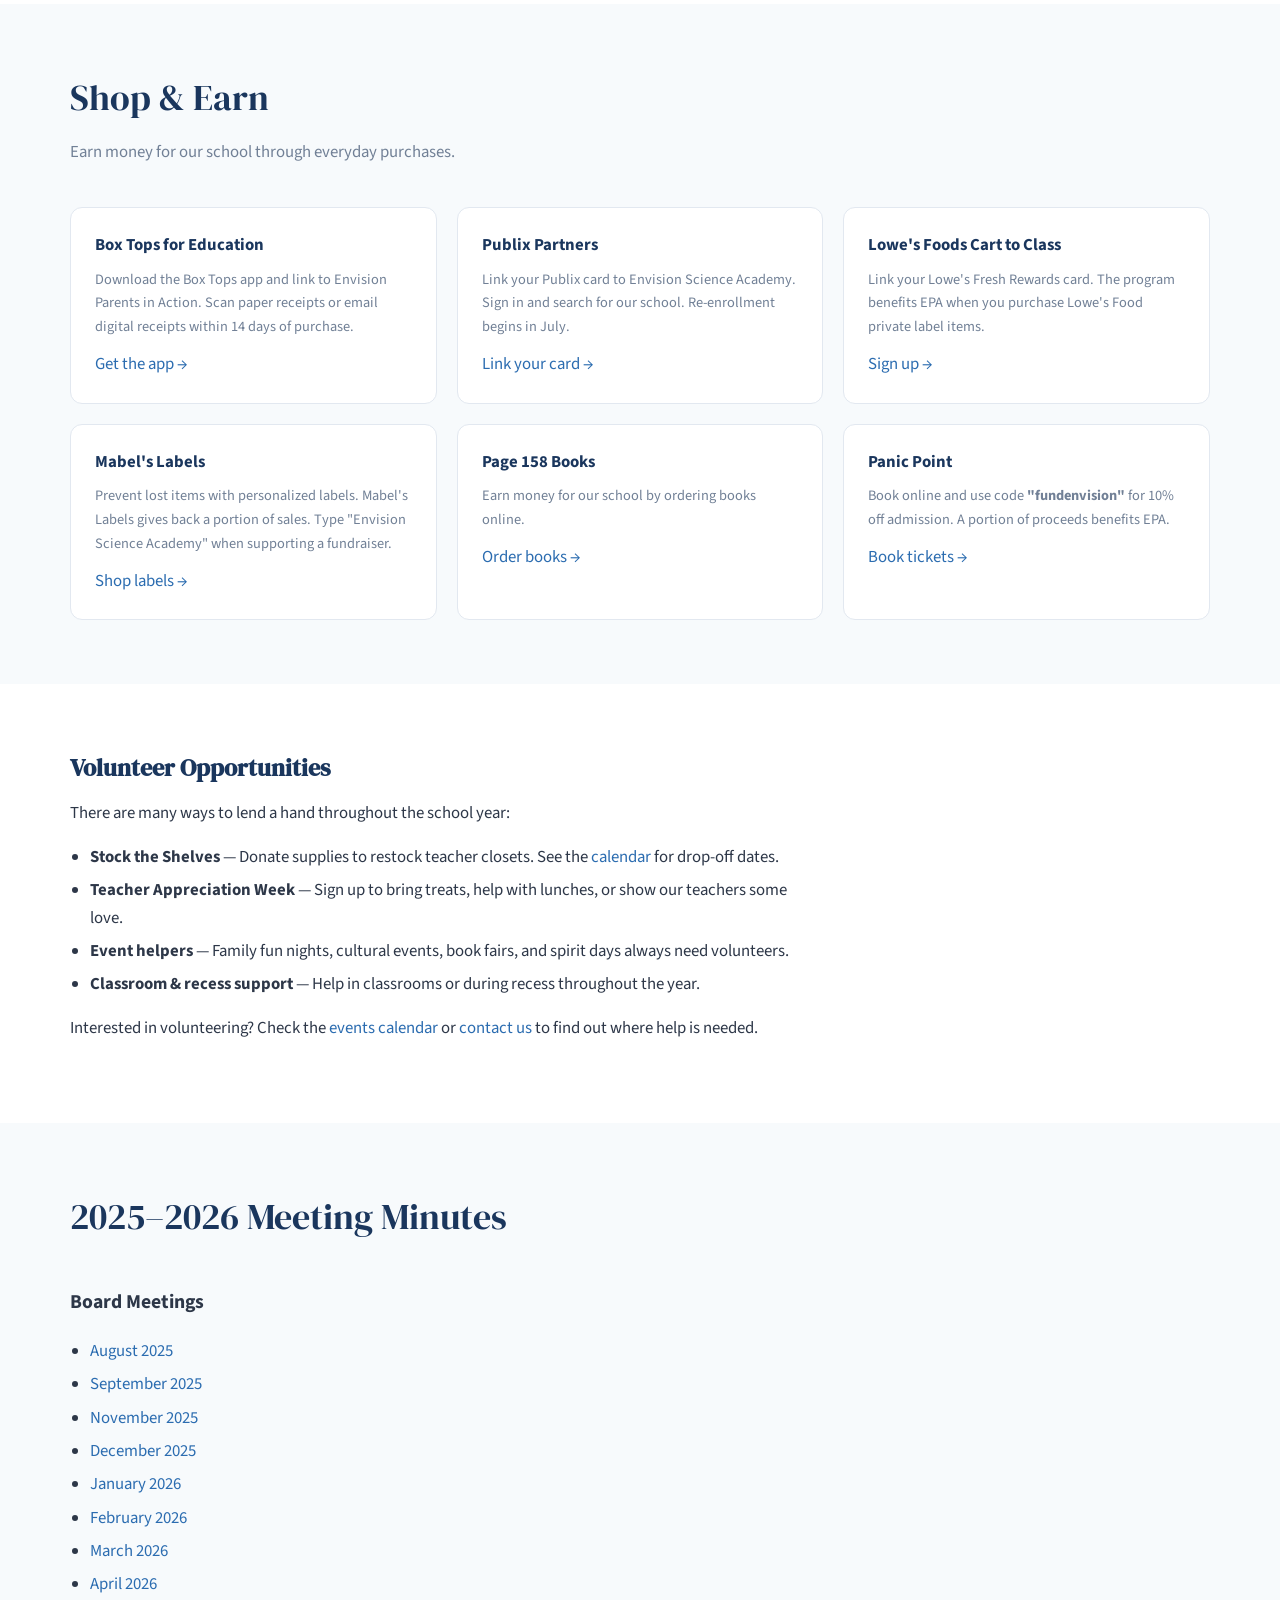
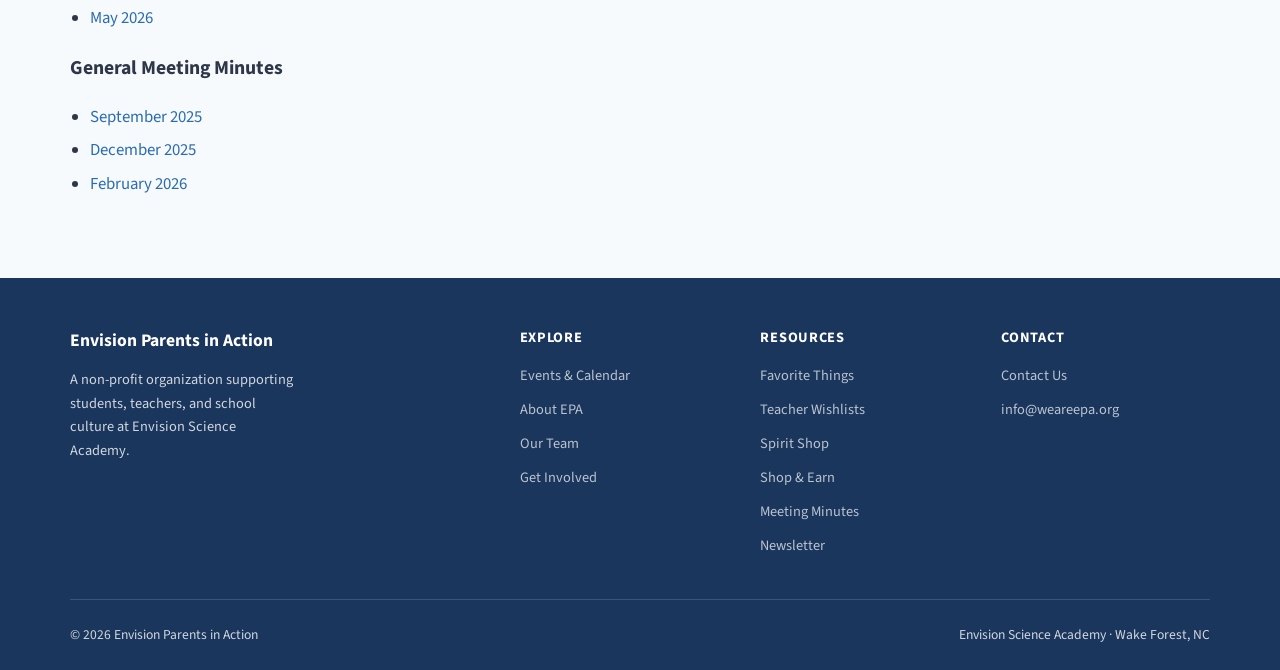
<file: get-involved.html>
<!DOCTYPE html>
<html lang="en">
<head>
  <meta charset="UTF-8">
  <meta name="viewport" content="width=device-width, initial-scale=1.0">
  <meta name="description" content="Get involved with EPA — membership, spirit shop, Shop &amp; Earn programs, volunteer opportunities, and meeting minutes.">
  <title>Get Involved — Envision Parents in Action</title>
  <link rel="preconnect" href="https://fonts.googleapis.com">
  <link rel="preconnect" href="https://fonts.gstatic.com" crossorigin>
  <link href="https://fonts.googleapis.com/css2?family=DM+Serif+Display&family=Source+Sans+3:wght@400;500;600;700&display=swap" rel="stylesheet">
  <link rel="stylesheet" href="css/styles.css">
</head>
<body>
  <header class="site-header">
    <div class="utility-bar">
      <div class="utility-bar-inner">
        <p>Supporting ESA students, teachers &amp; school culture</p>
        <div class="utility-bar-links">
          <a href="newsletter.html">Newsletter</a>
          <a href="contact.html">Contact Us</a>
        </div>
      </div>
    </div>
    <nav class="nav" aria-label="Main">
      <div class="nav-brand">
        <a class="nav-logo" href="index.html">
          <img src="assets/images/logo.png" alt="">
        </a>
        <div class="nav-logo-text">
          <span class="nav-logo-name">Envision Parents in Action</span>
          <span class="nav-logo-sub">Envision Science Academy</span>
        </div>
      </div>
      <button class="nav-toggle" aria-expanded="false" aria-controls="nav-menu" aria-label="Toggle menu">
        <span></span><span></span><span></span>
      </button>
      <ul class="nav-menu" id="nav-menu">
        <li><a href="index.html">Home</a></li>
        <li><a href="about.html">About</a></li>
        <li><a href="team.html">Team</a></li>
        <li><a href="favorite-things.html">Favorites</a></li>
        <li><a href="teacher-wishlists.html">Wishlists</a></li>
        <li><a href="get-involved.html" aria-current="page">Get Involved</a></li>
        <li><a href="contact.html">Contact</a></li>
        <li class="nav-calendar-item"><a href="events.html" class="nav-calendar">Calendar</a></li>
        <li class="nav-member-item"><a href="https://my.cheddarup.com/c/envision-parents-in-action-membership/items" class="nav-member" target="_blank" rel="noopener noreferrer">Become a Member</a></li>
      </ul>
    </nav>
  </header>

  <main>
    <div class="page-hero">
      <div class="container">
        <h1>Get Involved</h1>
        <p>Membership, spirit gear, fundraising, volunteering, and more</p>
      </div>
    </div>

    <section class="section" id="membership">
      <div class="container">
        <div class="content-block">
          <h2>Membership</h2>
          <p>
            EPA membership is open to all parents, guardians, grandparents, teachers,
            and administrators at Envision Science Academy. Annual membership dues support
            EPA programs, events, and the work that helps our school community thrive.
          </p>
          <p>
            <a class="btn btn-primary" href="https://my.cheddarup.com/c/envision-parents-in-action-membership/items" target="_blank" rel="noopener noreferrer">Join &amp; Pay Dues</a>
          </p>
          <p>
            Questions? Contact our Membership Chair, Amy Toomey, at
            <a href="mailto:membership@weareepa.org">membership@weareepa.org</a>.
          </p>
        </div>
      </div>
    </section>

    <section class="section section--alt" id="spirit">
      <div class="container">
        <div class="section-header">
          <h2>ESA Spirit Shop</h2>
          <p>Show your Eagle pride with official ESA spirit gear from our approved vendors.</p>
        </div>
        <div class="spirit-shop-grid">
          <a class="spirit-shop-card" href="http://my.cheddarup.com/c/epa-spirit-wear" target="_blank" rel="noopener noreferrer">
            <div class="spirit-shop-card-image">
              <img src="assets/images/spirit-shirts.png" alt="ESA spirit shirts, blankets, and accessories">
            </div>
            <div class="spirit-shop-card-body">
              <h3>EPA Spirit Shop</h3>
              <p>Spirit T-shirts, blankets, towels, water bottles, pens, decals &amp; more.</p>
              <span class="spirit-shop-card-cta">Shop EPA Gear →</span>
            </div>
          </a>
          <a class="spirit-shop-card" href="https://capitalpromo.tuosystems.com/stores/26-27" target="_blank" rel="noopener noreferrer">
            <div class="spirit-shop-card-image">
              <img src="assets/images/spirit-outerwear.png" alt="ESA sweatshirts and outerwear">
            </div>
            <div class="spirit-shop-card-body">
              <h3>Outerwear</h3>
              <p>Sweatshirts, hoodies, and outerwear through our local vendor, Capital Promotions.</p>
              <span class="spirit-shop-card-cta">Shop Outerwear →</span>
            </div>
          </a>
        </div>
        <p class="spirit-shop-note">
          Check the <a href="events.html">events calendar</a> for in-person EPA spirit shop dates.
          Questions? Email <a href="mailto:spiritgear@weareepa.org">spiritgear@weareepa.org</a>.
        </p>
      </div>
    </section>

    <section class="section" id="shop-earn">
      <div class="container">
        <div class="section-header section-header--left">
          <h2>Shop &amp; Earn</h2>
          <p>Earn money for our school through everyday purchases.</p>
        </div>
        <div class="program-grid">
          <article class="program-card">
            <h3>Box Tops for Education</h3>
            <p>Download the Box Tops app and link to Envision Parents in Action. Scan paper receipts or email digital receipts within 14 days of purchase.</p>
            <a href="https://btfe.smart.link/c2jjdifkw?referral_code=N2836F9V" target="_blank" rel="noopener noreferrer">Get the app →</a>
          </article>
          <article class="program-card">
            <h3>Publix Partners</h3>
            <p>Link your Publix card to Envision Science Academy. Sign in and search for our school. Re-enrollment begins in July.</p>
            <a href="https://www.publix.com/partners" target="_blank" rel="noopener noreferrer">Link your card →</a>
          </article>
          <article class="program-card">
            <h3>Lowe's Foods Cart to Class</h3>
            <p>Link your Lowe's Fresh Rewards card. The program benefits EPA when you purchase Lowe's Food private label items.</p>
            <a href="https://rewards.lowesfoods.com" target="_blank" rel="noopener noreferrer">Sign up →</a>
          </article>
          <article class="program-card">
            <h3>Mabel's Labels</h3>
            <p>Prevent lost items with personalized labels. Mabel's Labels gives back a portion of sales. Type "Envision Science Academy" when supporting a fundraiser.</p>
            <a href="https://mabelslabels.com/fundraising/support" target="_blank" rel="noopener noreferrer">Shop labels →</a>
          </article>
          <article class="program-card">
            <h3>Page 158 Books</h3>
            <p>Earn money for our school by ordering books online.</p>
            <a href="https://page158books.com" target="_blank" rel="noopener noreferrer">Order books →</a>
          </article>
          <article class="program-card">
            <h3>Panic Point</h3>
            <p>Book online and use code <strong>"fundenvision"</strong> for 10% off admission. A portion of proceeds benefits EPA.</p>
            <a href="https://raleighhauntedhouse.com" target="_blank" rel="noopener noreferrer">Book tickets →</a>
          </article>
        </div>
      </div>
    </section>

    <section class="section section--alt" id="volunteer">
      <div class="container">
        <div class="content-block">
          <h2>Volunteer Opportunities</h2>
          <p>There are many ways to lend a hand throughout the school year:</p>
          <ul>
            <li><strong>Stock the Shelves</strong> — Donate supplies to restock teacher closets. See the <a href="events.html">calendar</a> for drop-off dates.</li>
            <li><strong>Teacher Appreciation Week</strong> — Sign up to bring treats, help with lunches, or show our teachers some love.</li>
            <li><strong>Event helpers</strong> — Family fun nights, cultural events, book fairs, and spirit days always need volunteers.</li>
            <li><strong>Classroom &amp; recess support</strong> — Help in classrooms or during recess throughout the year.</li>
          </ul>
          <p>
            Interested in volunteering? Check the <a href="events.html">events calendar</a> or
            <a href="contact.html">contact us</a> to find out where help is needed.
          </p>
        </div>
      </div>
    </section>

    <section class="section" id="minutes">
      <div class="container">
        <div class="section-header section-header--left">
          <h2>2025–2026 Meeting Minutes</h2>
        </div>
        <div class="content-block">
          <h3>Board Meetings</h3>
          <ul>
            <li><a href="https://docs.google.com/document/d/1qVgoLpDOmGnl93Dr2-W7aJ6buq-c0p-rsIUk9Bi-3Xk/edit" target="_blank" rel="noopener noreferrer">August 2025</a></li>
            <li><a href="https://docs.google.com/document/d/1M_Tbutzreu3Mz3Z59AsvQ6qxmMuNAvipDNzihgTLWB0/edit" target="_blank" rel="noopener noreferrer">September 2025</a></li>
            <li><a href="https://docs.google.com/document/d/1PwdzUxWeB5zlcPfi024xk1oryyuGb5xN7_MOQCwiW0E/edit" target="_blank" rel="noopener noreferrer">November 2025</a></li>
            <li><a href="https://docs.google.com/document/d/1uL2ltsE3Men9rAuRMHyMX-cvdYwxYN4RE868mBz8cu0/edit" target="_blank" rel="noopener noreferrer">December 2025</a></li>
            <li><a href="https://docs.google.com/document/d/1tTjU5XhaSn6ZhfejmonLKfPQq2a3cUaQTg8zGBI3uus/edit" target="_blank" rel="noopener noreferrer">January 2026</a></li>
            <li><a href="https://docs.google.com/document/d/1qiLD-yltj_yhOB1ymVVeNDbgkOMbXITa8ehfZD2kEyQ/edit" target="_blank" rel="noopener noreferrer">February 2026</a></li>
            <li><a href="https://docs.google.com/document/d/1rm6neSJvd0z1DOzH1yV2zqa-76K8W-4ByvNztMu9Jxc/edit" target="_blank" rel="noopener noreferrer">March 2026</a></li>
            <li><a href="https://docs.google.com/document/d/1Z9cebZVFDdtQKaTuKywP2fLJ5zhwOGOBL_09XwFJv6c/edit" target="_blank" rel="noopener noreferrer">April 2026</a></li>
            <li><a href="https://docs.google.com/document/d/1sy5sAbyHkQd4Vuhl5QycxnLRluZHwsuD7IGrNCYBdN8/edit" target="_blank" rel="noopener noreferrer">May 2026</a></li>
          </ul>

          <h3>General Meeting Minutes</h3>
          <ul>
            <li><a href="https://docs.google.com/document/d/1OxwXZ8fULBnOs7FSA-QhrerOkHIFMdaQ6TN9460VSnI/edit" target="_blank" rel="noopener noreferrer">September 2025</a></li>
            <li><a href="https://docs.google.com/document/d/1LEjIzLLWvMwsf3IkV_2A6UJZOKqE9m9dOBvKgDVT9nk/edit" target="_blank" rel="noopener noreferrer">December 2025</a></li>
            <li><a href="https://docs.google.com/document/d/1HccBZDKWLC7LNjVDvLBS-4TPVKBISOTL-dRGWjUFycg/edit" target="_blank" rel="noopener noreferrer">February 2026</a></li>
          </ul>
        </div>
      </div>
    </section>
  </main>

  <footer class="site-footer">
    <div class="container">
      <div class="footer-grid">
        <div class="footer-brand">
          <strong style="color: #fff; font-size: 1.1rem;">Envision Parents in Action</strong>
          <p>A non-profit organization supporting students, teachers, and school culture at Envision Science Academy.</p>
        </div>
        <div class="footer-col">
          <h4>Explore</h4>
          <ul>
            <li><a href="events.html">Events &amp; Calendar</a></li>
            <li><a href="about.html">About EPA</a></li>
            <li><a href="team.html">Our Team</a></li>
            <li><a href="get-involved.html">Get Involved</a></li>
          </ul>
        </div>
        <div class="footer-col">
          <h4>Resources</h4>
          <ul>
            <li><a href="favorite-things.html">Favorite Things</a></li>
            <li><a href="teacher-wishlists.html">Teacher Wishlists</a></li>
            <li><a href="get-involved.html#spirit">Spirit Shop</a></li>
            <li><a href="get-involved.html#shop-earn">Shop &amp; Earn</a></li>
            <li><a href="get-involved.html#minutes">Meeting Minutes</a></li>
            <li><a href="newsletter.html">Newsletter</a></li>
          </ul>
        </div>
        <div class="footer-col">
          <h4>Contact</h4>
          <ul>
            <li><a href="contact.html">Contact Us</a></li>
            <li><a href="mailto:info@weareepa.org">info@weareepa.org</a></li>
          </ul>
        </div>
      </div>
      <div class="footer-bottom">
        <span>&copy; 2026 Envision Parents in Action</span>
        <span>Envision Science Academy · Wake Forest, NC</span>
      </div>
    </div>
  </footer>

  <script src="js/main.js"></script>
</body>
</html>
</file>
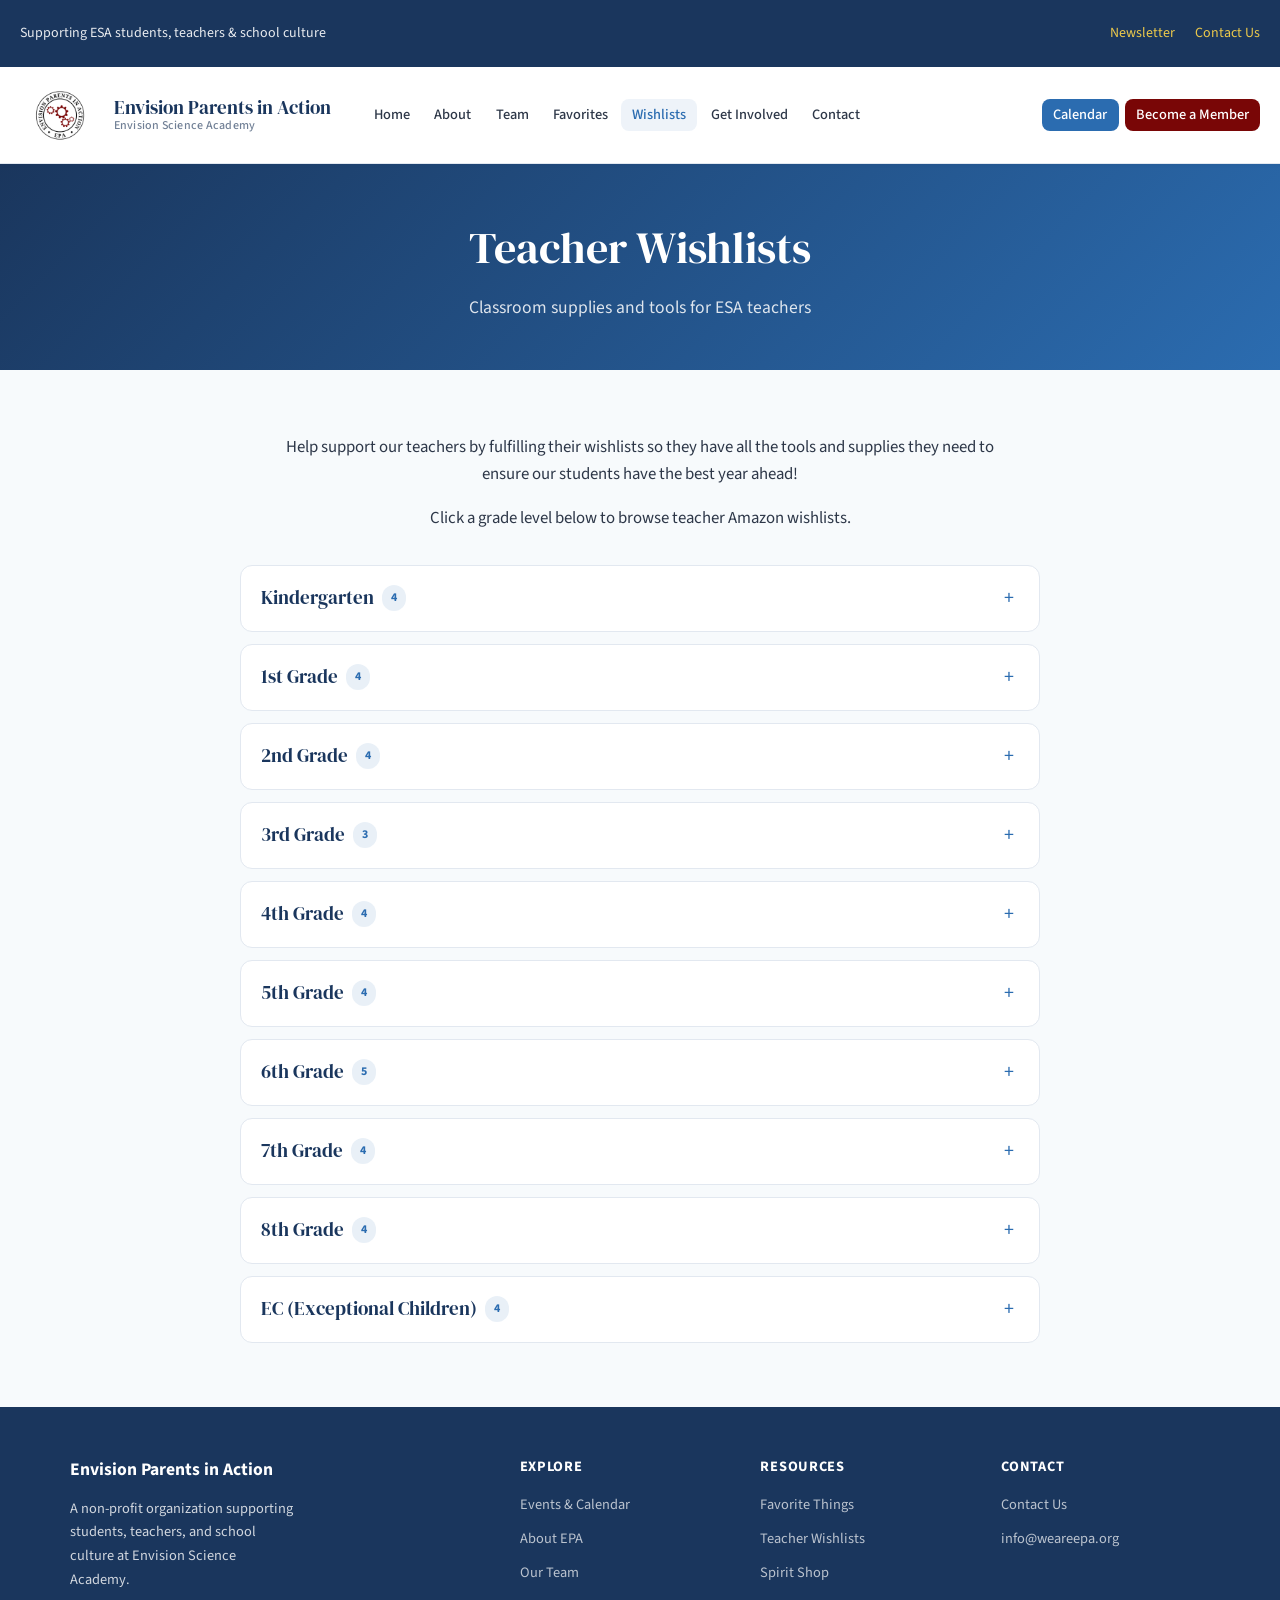
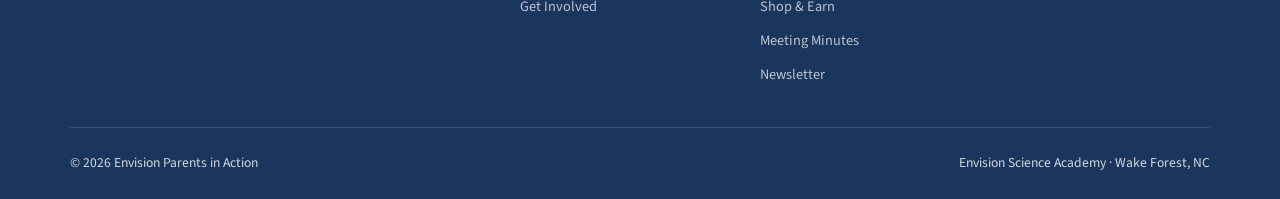
<file: teacher-wishlists.html>
<!DOCTYPE html>
<html lang="en">
<head>
  <meta charset="UTF-8">
  <meta name="viewport" content="width=device-width, initial-scale=1.0">
  <meta name="description" content="Teacher classroom wishlists at Envision Science Academy — support ESA teachers with supplies and tools for the school year.">
  <title>Teacher Wishlists — Envision Parents in Action</title>
  <link rel="preconnect" href="https://fonts.googleapis.com">
  <link rel="preconnect" href="https://fonts.gstatic.com" crossorigin>
  <link href="https://fonts.googleapis.com/css2?family=DM+Serif+Display&family=Source+Sans+3:wght@400;500;600;700&display=swap" rel="stylesheet">
  <link rel="stylesheet" href="css/styles.css">
</head>
<body>
  <header class="site-header">
    <div class="utility-bar">
      <div class="utility-bar-inner">
        <p>Supporting ESA students, teachers &amp; school culture</p>
        <div class="utility-bar-links">
          <a href="newsletter.html">Newsletter</a>
          <a href="contact.html">Contact Us</a>
        </div>
      </div>
    </div>
    <nav class="nav" aria-label="Main">
      <div class="nav-brand">
        <a class="nav-logo" href="index.html">
          <img src="assets/images/logo.png" alt="">
        </a>
        <div class="nav-logo-text">
          <span class="nav-logo-name">Envision Parents in Action</span>
          <span class="nav-logo-sub">Envision Science Academy</span>
        </div>
      </div>
      <button class="nav-toggle" aria-expanded="false" aria-controls="nav-menu" aria-label="Toggle menu">
        <span></span><span></span><span></span>
      </button>
      <ul class="nav-menu" id="nav-menu">
        <li><a href="index.html">Home</a></li>
        <li><a href="about.html">About</a></li>
        <li><a href="team.html">Team</a></li>
        <li><a href="favorite-things.html">Favorites</a></li>
        <li><a href="teacher-wishlists.html" aria-current="page">Wishlists</a></li>
        <li><a href="get-involved.html">Get Involved</a></li>
        <li><a href="contact.html">Contact</a></li>
        <li class="nav-calendar-item"><a href="events.html" class="nav-calendar">Calendar</a></li>
        <li class="nav-member-item"><a href="https://my.cheddarup.com/c/envision-parents-in-action-membership/items" class="nav-member" target="_blank" rel="noopener noreferrer">Become a Member</a></li>
      </ul>
    </nav>
  </header>

  <main>
    <div class="page-hero">
      <div class="container">
        <h1>Teacher Wishlists</h1>
        <p>Classroom supplies and tools for ESA teachers</p>
      </div>
    </div>

    <section class="section">
      <div class="container container--narrow">
        <div class="content-block content-block--center">
          <p>
            Help support our teachers by fulfilling their wishlists so they have all the tools and
            supplies they need to ensure our students have the best year ahead!
          </p>
          <p>Click a grade level below to browse teacher Amazon wishlists.</p>
        </div>

        <div class="accordion" id="teacher-wishlists-accordion" aria-label="Teacher wishlists by grade level"></div>
      </div>
    </section>
  </main>

  <footer class="site-footer">
    <div class="container">
      <div class="footer-grid">
        <div class="footer-brand">
          <strong style="color: #fff; font-size: 1.1rem;">Envision Parents in Action</strong>
          <p>A non-profit organization supporting students, teachers, and school culture at Envision Science Academy.</p>
        </div>
        <div class="footer-col">
          <h4>Explore</h4>
          <ul>
            <li><a href="events.html">Events &amp; Calendar</a></li>
            <li><a href="about.html">About EPA</a></li>
            <li><a href="team.html">Our Team</a></li>
            <li><a href="get-involved.html">Get Involved</a></li>
          </ul>
        </div>
        <div class="footer-col">
          <h4>Resources</h4>
          <ul>
            <li><a href="favorite-things.html">Favorite Things</a></li>
            <li><a href="teacher-wishlists.html">Teacher Wishlists</a></li>
            <li><a href="get-involved.html#spirit">Spirit Shop</a></li>
            <li><a href="get-involved.html#shop-earn">Shop &amp; Earn</a></li>
            <li><a href="get-involved.html#minutes">Meeting Minutes</a></li>
            <li><a href="newsletter.html">Newsletter</a></li>
          </ul>
        </div>
        <div class="footer-col">
          <h4>Contact</h4>
          <ul>
            <li><a href="contact.html">Contact Us</a></li>
            <li><a href="mailto:info@weareepa.org">info@weareepa.org</a></li>
          </ul>
        </div>
      </div>
      <div class="footer-bottom">
        <span>&copy; 2026 Envision Parents in Action</span>
        <span>Envision Science Academy · Wake Forest, NC</span>
      </div>
    </div>
  </footer>

  <script src="js/teacher-wishlists-data.js"></script>
  <script src="js/teacher-wishlists.js"></script>
  <script src="js/main.js"></script>
</body>
</html>
</file>
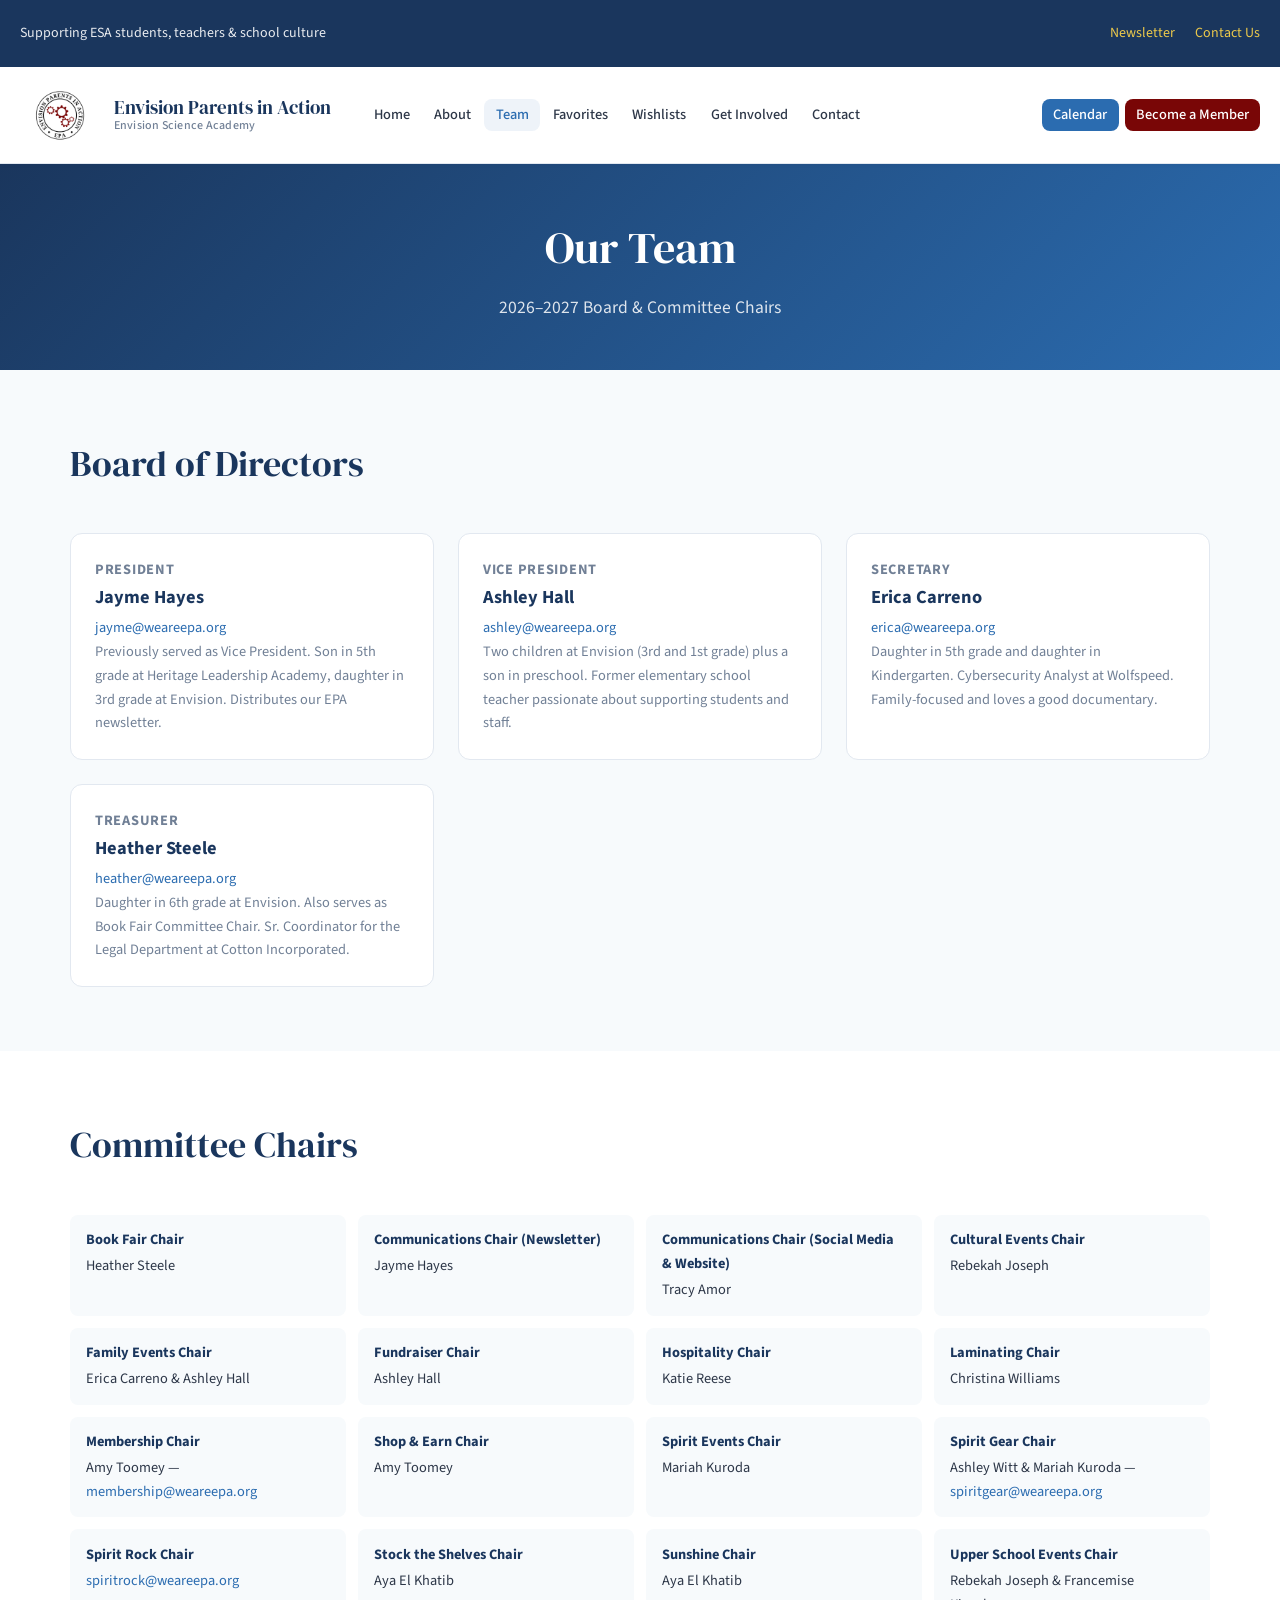
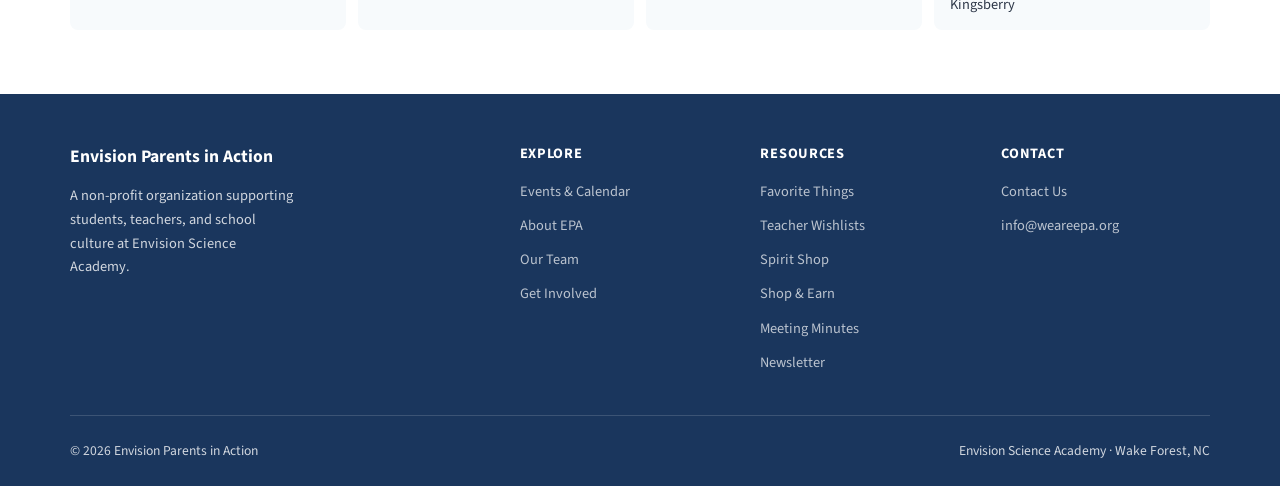
<file: team.html>
<!DOCTYPE html>
<html lang="en">
<head>
  <meta charset="UTF-8">
  <meta name="viewport" content="width=device-width, initial-scale=1.0">
  <meta name="description" content="Meet the EPA board and committee chairs for the 2026-2027 school year at Envision Science Academy.">
  <title>Our Team — Envision Parents in Action</title>
  <link rel="preconnect" href="https://fonts.googleapis.com">
  <link rel="preconnect" href="https://fonts.gstatic.com" crossorigin>
  <link href="https://fonts.googleapis.com/css2?family=DM+Serif+Display&family=Source+Sans+3:wght@400;500;600;700&display=swap" rel="stylesheet">
  <link rel="stylesheet" href="css/styles.css">
</head>
<body>
  <header class="site-header">
    <div class="utility-bar">
      <div class="utility-bar-inner">
        <p>Supporting ESA students, teachers &amp; school culture</p>
        <div class="utility-bar-links">
          <a href="newsletter.html">Newsletter</a>
          <a href="contact.html">Contact Us</a>
        </div>
      </div>
    </div>
    <nav class="nav" aria-label="Main">
      <div class="nav-brand">
        <a class="nav-logo" href="index.html">
          <img src="assets/images/logo.png" alt="">
        </a>
        <div class="nav-logo-text">
          <span class="nav-logo-name">Envision Parents in Action</span>
          <span class="nav-logo-sub">Envision Science Academy</span>
        </div>
      </div>
      <button class="nav-toggle" aria-expanded="false" aria-controls="nav-menu" aria-label="Toggle menu">
        <span></span><span></span><span></span>
      </button>
      <ul class="nav-menu" id="nav-menu">
        <li><a href="index.html">Home</a></li>
        <li><a href="about.html">About</a></li>
        <li><a href="team.html" aria-current="page">Team</a></li>
        <li><a href="favorite-things.html">Favorites</a></li>
        <li><a href="teacher-wishlists.html">Wishlists</a></li>
        <li><a href="get-involved.html">Get Involved</a></li>
        <li><a href="contact.html">Contact</a></li>
        <li class="nav-calendar-item"><a href="events.html" class="nav-calendar">Calendar</a></li>
        <li class="nav-member-item"><a href="https://my.cheddarup.com/c/envision-parents-in-action-membership/items" class="nav-member" target="_blank" rel="noopener noreferrer">Become a Member</a></li>
      </ul>
    </nav>
  </header>

  <main>
    <div class="page-hero">
      <div class="container">
        <h1>Our Team</h1>
        <p>2026–2027 Board &amp; Committee Chairs</p>
      </div>
    </div>

    <section class="section">
      <div class="container">
        <div class="section-header section-header--left">
          <h2>Board of Directors</h2>
        </div>
        <div class="team-grid">
          <article class="team-card">
            <p class="team-card-role">President</p>
            <h3>Jayme Hayes</h3>
            <p class="team-card-email"><a href="mailto:jayme@weareepa.org">jayme@weareepa.org</a></p>
            <p>Previously served as Vice President. Son in 5th grade at Heritage Leadership Academy, daughter in 3rd grade at Envision. Distributes our EPA newsletter.</p>
          </article>
          <article class="team-card">
            <p class="team-card-role">Vice President</p>
            <h3>Ashley Hall</h3>
            <p class="team-card-email"><a href="mailto:ashley@weareepa.org">ashley@weareepa.org</a></p>
            <p>Two children at Envision (3rd and 1st grade) plus a son in preschool. Former elementary school teacher passionate about supporting students and staff.</p>
          </article>
          <article class="team-card">
            <p class="team-card-role">Secretary</p>
            <h3>Erica Carreno</h3>
            <p class="team-card-email"><a href="mailto:erica@weareepa.org">erica@weareepa.org</a></p>
            <p>Daughter in 5th grade and daughter in Kindergarten. Cybersecurity Analyst at Wolfspeed. Family-focused and loves a good documentary.</p>
          </article>
          <article class="team-card">
            <p class="team-card-role">Treasurer</p>
            <h3>Heather Steele</h3>
            <p class="team-card-email"><a href="mailto:heather@weareepa.org">heather@weareepa.org</a></p>
            <p>Daughter in 6th grade at Envision. Also serves as Book Fair Committee Chair. Sr. Coordinator for the Legal Department at Cotton Incorporated.</p>
          </article>
        </div>
      </div>
    </section>

    <section class="section section--alt">
      <div class="container">
        <div class="section-header section-header--left">
          <h2>Committee Chairs</h2>
        </div>
        <ul class="committee-list">
          <li><strong>Book Fair Chair</strong> Heather Steele</li>
          <li><strong>Communications Chair (Newsletter)</strong> Jayme Hayes</li>
          <li><strong>Communications Chair (Social Media &amp; Website)</strong> Tracy Amor</li>
          <li><strong>Cultural Events Chair</strong> Rebekah Joseph</li>
          <li><strong>Family Events Chair</strong> Erica Carreno &amp; Ashley Hall</li>
          <li><strong>Fundraiser Chair</strong> Ashley Hall</li>
          <li><strong>Hospitality Chair</strong> Katie Reese</li>
          <li><strong>Laminating Chair</strong> Christina Williams</li>
          <li><strong>Membership Chair</strong> Amy Toomey — <a href="mailto:membership@weareepa.org">membership@weareepa.org</a></li>
          <li><strong>Shop &amp; Earn Chair</strong> Amy Toomey</li>
          <li><strong>Spirit Events Chair</strong> Mariah Kuroda</li>
          <li><strong>Spirit Gear Chair</strong> Ashley Witt &amp; Mariah Kuroda — <a href="mailto:spiritgear@weareepa.org">spiritgear@weareepa.org</a></li>
          <li><strong>Spirit Rock Chair</strong> <a href="mailto:spiritrock@weareepa.org">spiritrock@weareepa.org</a></li>
          <li><strong>Stock the Shelves Chair</strong> Aya El Khatib</li>
          <li><strong>Sunshine Chair</strong> Aya El Khatib</li>
          <li><strong>Upper School Events Chair</strong> Rebekah Joseph &amp; Francemise Kingsberry</li>
        </ul>
      </div>
    </section>
  </main>

  <footer class="site-footer">
    <div class="container">
      <div class="footer-grid">
        <div class="footer-brand">
          <strong style="color: #fff; font-size: 1.1rem;">Envision Parents in Action</strong>
          <p>A non-profit organization supporting students, teachers, and school culture at Envision Science Academy.</p>
        </div>
        <div class="footer-col">
          <h4>Explore</h4>
          <ul>
            <li><a href="events.html">Events &amp; Calendar</a></li>
            <li><a href="about.html">About EPA</a></li>
            <li><a href="team.html">Our Team</a></li>
            <li><a href="get-involved.html">Get Involved</a></li>
          </ul>
        </div>
        <div class="footer-col">
          <h4>Resources</h4>
          <ul>
            <li><a href="favorite-things.html">Favorite Things</a></li>
            <li><a href="teacher-wishlists.html">Teacher Wishlists</a></li>
            <li><a href="get-involved.html#spirit">Spirit Shop</a></li>
            <li><a href="get-involved.html#shop-earn">Shop &amp; Earn</a></li>
            <li><a href="get-involved.html#minutes">Meeting Minutes</a></li>
            <li><a href="newsletter.html">Newsletter</a></li>
          </ul>
        </div>
        <div class="footer-col">
          <h4>Contact</h4>
          <ul>
            <li><a href="contact.html">Contact Us</a></li>
            <li><a href="mailto:info@weareepa.org">info@weareepa.org</a></li>
          </ul>
        </div>
      </div>
      <div class="footer-bottom">
        <span>&copy; 2026 Envision Parents in Action</span>
        <span>Envision Science Academy · Wake Forest, NC</span>
      </div>
    </div>
  </footer>

  <script src="js/main.js"></script>
</body>
</html>
</file>
<file: css/styles.css>
/* Envision Parents in Action — modern event-focused site */
:root {
  --color-navy: #1a365d;
  --color-navy-light: #2c5282;
  --color-blue: #2b6cb0;
  --color-blue-light: #4299e1;
  --color-gold: #d69e2e;
  --color-gold-light: #ecc94b;
  --color-green: #38a169;
  --color-orange: #dd6b20;
  --color-purple: #805ad5;
  --color-bg: #f7fafc;
  --color-surface: #ffffff;
  --color-text: #2d3748;
  --color-muted: #718096;
  --color-border: #e2e8f0;
  --font-display: "DM Serif Display", Georgia, serif;
  --font-body: "Source Sans 3", system-ui, sans-serif;
  --shadow-sm: 0 1px 3px rgba(26, 54, 93, 0.08);
  --shadow-md: 0 8px 24px rgba(26, 54, 93, 0.1);
  --shadow-lg: 0 16px 48px rgba(26, 54, 93, 0.12);
  --radius: 12px;
  --radius-lg: 20px;
  --nav-height: 84px;
  --transition: 0.2s ease;
}

*,
*::before,
*::after {
  box-sizing: border-box;
}

html {
  scroll-behavior: smooth;
}

body {
  margin: 0;
  font-family: var(--font-body);
  font-size: 1.05rem;
  line-height: 1.65;
  color: var(--color-text);
  background: var(--color-bg);
}

body.nav-open {
  overflow: hidden;
}

img {
  max-width: 100%;
  height: auto;
  display: block;
}

a {
  color: var(--color-blue);
  text-decoration: none;
  transition: color var(--transition);
}

a:hover {
  color: var(--color-navy);
}

.container {
  width: min(1140px, calc(100% - 2rem));
  margin-inline: auto;
}

.container--wide {
  width: min(1280px, calc(100% - 2rem));
}

.container--events-home {
  width: min(1520px, calc(100% - 2.5rem));
}

.container--narrow {
  width: min(800px, calc(100% - 2rem));
  margin-inline: auto;
}

.content-block--center {
  text-align: center;
  margin-inline: auto;
}

/* Accordion — Favorite Things */
.accordion {
  display: flex;
  flex-direction: column;
  gap: 0.75rem;
  margin-top: 2rem;
}

.accordion-item,
.accordion-sub {
  background: var(--color-surface);
  border: 1px solid var(--color-border);
  border-radius: var(--radius);
  overflow: hidden;
}

.accordion-item > summary,
.accordion-sub > summary {
  display: flex;
  align-items: center;
  justify-content: flex-start;
  gap: 0.5rem;
  padding: 1rem 1.25rem;
  font-weight: 600;
  font-size: 1.05rem;
  color: var(--color-navy);
  cursor: pointer;
  list-style: none;
  user-select: none;
  transition: background var(--transition);
}

.accordion-item > summary::-webkit-details-marker,
.accordion-sub > summary::-webkit-details-marker {
  display: none;
}

.accordion-item > summary::after,
.accordion-sub > summary::after {
  content: "+";
  font-size: 1.25rem;
  font-weight: 400;
  color: var(--color-blue);
  flex-shrink: 0;
  width: 1.25rem;
  text-align: center;
  margin-left: auto;
}

.accordion-item[open] > summary::after,
.accordion-sub[open] > summary::after {
  content: "−";
}

.accordion-item > summary:hover,
.accordion-sub > summary:hover {
  background: rgba(43, 108, 176, 0.06);
}

.accordion-item[open] > summary {
  border-bottom: 1px solid var(--color-border);
  background: rgba(43, 108, 176, 0.04);
}

.accordion-title {
  font-family: var(--font-display);
  font-weight: 400;
  font-size: 1.2rem;
}

.accordion-count {
  font-size: 0.75rem;
  font-weight: 700;
  color: var(--color-blue);
  background: rgba(43, 108, 176, 0.1);
  padding: 0.2rem 0.55rem;
  border-radius: 999px;
  flex-shrink: 0;
}

.accordion-panel {
  padding: 1rem 1.25rem 1.25rem;
}

.accordion-desc {
  margin: 0 0 1rem;
  color: var(--color-muted);
  font-size: 0.95rem;
}

.accordion-nested {
  display: flex;
  flex-direction: column;
  gap: 0.5rem;
}

.accordion-sub > summary {
  font-size: 0.95rem;
  padding: 0.75rem 1rem;
  background: var(--color-bg);
}

.accordion-sub .accordion-title {
  font-family: inherit;
  font-size: inherit;
  font-weight: 600;
}

.accordion-sub-panel {
  padding: 0.5rem 1rem 1rem;
}

.favorite-links {
  list-style: none;
  margin: 0;
  padding: 0;
  display: grid;
  grid-template-columns: repeat(auto-fill, minmax(220px, 1fr));
  gap: 0.5rem;
}

.favorite-links a {
  display: flex;
  align-items: center;
  justify-content: space-between;
  gap: 0.5rem;
  padding: 0.65rem 0.85rem;
  border-radius: 8px;
  background: var(--color-bg);
  color: var(--color-navy);
  font-weight: 500;
  font-size: 0.9rem;
  transition: all var(--transition);
}

.favorite-links a:hover {
  background: rgba(43, 108, 176, 0.1);
  color: var(--color-blue);
}

.favorite-link-icon {
  color: var(--color-blue);
  font-size: 0.85rem;
  opacity: 0.7;
}

.favorite-links a:hover .favorite-link-icon {
  opacity: 1;
}

.wishlist-item-name {
  display: block;
  padding: 0.65rem 0.85rem;
  border-radius: 8px;
  background: var(--color-bg);
  color: var(--color-muted);
  font-weight: 500;
  font-size: 0.9rem;
}

.site-header {
  position: sticky;
  top: 0;
  z-index: 100;
  background: var(--color-surface);
  border-bottom: 1px solid var(--color-border);
  box-shadow: var(--shadow-sm);
}

.utility-bar {
  background: var(--color-navy);
  color: rgba(255, 255, 255, 0.9);
  font-size: 0.875rem;
}

.utility-bar-inner {
  display: flex;
  align-items: center;
  justify-content: space-between;
  gap: 1rem;
  width: 100%;
  margin-inline: 0;
  padding: 0.5rem 1.25rem;
}

.utility-bar a {
  color: var(--color-gold-light);
}

.utility-bar a:hover {
  color: #fff;
}

.utility-bar-links {
  display: flex;
  gap: 1.25rem;
}

.nav {
  display: flex;
  align-items: center;
  justify-content: flex-start;
  gap: 2rem;
  width: 100%;
  margin-inline: 0;
  min-height: var(--nav-height);
  padding: 0.5rem 1.25rem;
}

.nav-brand {
  display: flex;
  align-items: center;
  gap: 0.85rem;
  flex-shrink: 0;
}

.nav-logo {
  display: flex;
  align-items: center;
  color: var(--color-navy);
  flex-shrink: 0;
}

.nav-logo img {
  height: 80px;
  width: 80px;
  border-radius: 50%;
  object-fit: contain;
  flex-shrink: 0;
  transform: scale(1.12);
}

.nav-logo-text {
  display: flex;
  flex-direction: column;
  line-height: 1.2;
}

.nav-logo-name {
  font-family: var(--font-display);
  font-size: 1.2rem;
  color: var(--color-navy);
}

.nav-logo-sub {
  font-size: 0.75rem;
  color: var(--color-muted);
  font-weight: 500;
  letter-spacing: 0.02em;
}

.nav-menu {
  display: flex;
  align-items: center;
  gap: 0.125rem;
  list-style: none;
  margin: 0;
  padding: 0;
  flex: 1;
  min-width: 0;
}

.nav-menu li {
  display: flex;
  align-items: center;
}

.nav-menu a {
  display: block;
  padding: 0.45rem 0.7rem;
  border-radius: 8px;
  color: var(--color-text);
  font-weight: 500;
  font-size: 0.9rem;
  white-space: nowrap;
  line-height: 1.2;
}

.nav-menu a.nav-calendar {
  background: var(--color-blue);
  color: #fff;
  margin-left: 0.25rem;
}

.nav-menu a.nav-calendar:hover,
.nav-menu a.nav-calendar[aria-current="page"] {
  background: var(--color-navy-light);
  color: #fff;
}

.nav-calendar-item {
  margin-left: auto;
}

.nav-member-item {
  margin-left: 0;
}

.nav-menu a.nav-member {
  background: #790606;
  color: #fff;
  margin-left: 0.25rem;
}

.nav-menu a.nav-member:hover {
  background: #5c0404;
  color: #fff;
}

.nav-menu a:hover,
.nav-menu a[aria-current="page"] {
  background: rgba(43, 108, 176, 0.08);
  color: var(--color-blue);
}

.nav-menu a[aria-current="page"]:not(.nav-calendar) {
  background: rgba(43, 108, 176, 0.08);
  color: var(--color-blue);
}

.nav-actions {
  display: flex;
  gap: 0.75rem;
  flex-shrink: 0;
  margin-left: 0.5rem;
}

.nav-actions .btn {
  padding: 0.5rem 1rem;
  font-size: 0.875rem;
  white-space: nowrap;
}

.nav-toggle {
  display: none;
  flex-direction: column;
  justify-content: center;
  gap: 5px;
  width: 40px;
  height: 40px;
  padding: 0;
  border: none;
  background: none;
  cursor: pointer;
  margin-left: auto;
}

.nav-toggle span {
  display: block;
  width: 22px;
  height: 2px;
  background: var(--color-navy);
  border-radius: 2px;
  transition: var(--transition);
}

/* Buttons */
.btn {
  display: inline-flex;
  align-items: center;
  justify-content: center;
  gap: 0.5rem;
  padding: 0.65rem 1.25rem;
  border-radius: 10px;
  font-family: inherit;
  font-size: 0.95rem;
  font-weight: 600;
  border: 2px solid transparent;
  cursor: pointer;
  transition: all var(--transition);
  text-decoration: none;
}

.btn-primary {
  background: var(--color-blue);
  color: #fff;
  border-color: var(--color-blue);
}

.btn-primary:hover {
  background: var(--color-navy-light);
  border-color: var(--color-navy-light);
  color: #fff;
}

.btn-secondary {
  background: transparent;
  color: var(--color-blue);
  border-color: var(--color-blue);
}

.btn-secondary:hover {
  background: rgba(43, 108, 176, 0.08);
  color: var(--color-navy);
}

.btn-gold {
  background: var(--color-gold);
  color: var(--color-navy);
  border-color: var(--color-gold);
}

.btn-gold:hover {
  background: var(--color-gold-light);
  border-color: var(--color-gold-light);
  color: var(--color-navy);
}

/* Hero */
.hero {
  position: relative;
  overflow: hidden;
  background: #790606;
  color: #fff;
}

.hero-inner {
  position: relative;
  display: grid;
  grid-template-columns: 1fr 340px;
  gap: 3rem;
  align-items: center;
  padding: 4rem 0;
}

.hero-eyebrow {
  font-size: 0.875rem;
  font-weight: 600;
  letter-spacing: 0.08em;
  text-transform: uppercase;
  color: var(--color-gold-light);
  margin: 0 0 0.75rem;
}

.hero h1 {
  font-family: var(--font-display);
  font-size: clamp(2rem, 5vw, 3rem);
  font-weight: 400;
  line-height: 1.15;
  margin: 0 0 1rem;
}

.hero-lead {
  font-size: 1.15rem;
  opacity: 0.92;
  max-width: 52ch;
  margin: 0 0 1.75rem;
}

.hero-actions {
  display: flex;
  flex-wrap: wrap;
  gap: 0.75rem;
}

.hero-actions .btn-secondary {
  color: #fff;
  border-color: rgba(255, 255, 255, 0.5);
}

.hero-actions .btn-secondary:hover {
  background: rgba(255, 255, 255, 0.12);
  color: #fff;
  border-color: #fff;
}

/* Mini calendar in hero */
.mini-cal {
  background: var(--color-surface);
  border-radius: var(--radius-lg);
  padding: 1.25rem;
  box-shadow: var(--shadow-lg);
  color: var(--color-text);
}

.mini-cal-header {
  display: flex;
  align-items: center;
  justify-content: space-between;
  margin-bottom: 0.75rem;
}

.mini-cal-label {
  font-weight: 700;
  font-size: 1rem;
  color: var(--color-navy);
}

.mini-cal-link {
  font-size: 0.85rem;
  font-weight: 600;
}

.cal-grid {
  display: grid;
  grid-template-columns: repeat(7, 1fr);
  gap: 2px;
}

.cal-weekday {
  text-align: center;
  font-size: 0.7rem;
  font-weight: 700;
  color: var(--color-muted);
  padding: 0.25rem 0;
  text-transform: uppercase;
}

.cal-day {
  aspect-ratio: 1;
  display: flex;
  flex-direction: column;
  align-items: center;
  justify-content: center;
  gap: 2px;
  border: none;
  background: transparent;
  border-radius: 8px;
  font-family: inherit;
  font-size: 0.8rem;
  cursor: default;
  padding: 2px;
  position: relative;
}

.cal-day--empty {
  visibility: hidden;
}

.cal-day--has-events {
  cursor: pointer;
}

.cal-day--has-events:hover {
  background: rgba(43, 108, 176, 0.1);
}

.cal-day--today {
  background: var(--color-blue);
  color: #fff;
  font-weight: 700;
}

.cal-day--today:hover {
  background: var(--color-navy-light);
}

.cal-day--selected {
  outline: 2px solid var(--color-gold);
  outline-offset: 1px;
}

.cal-day-num {
  line-height: 1;
}

.cal-day-dots {
  display: flex;
  gap: 2px;
}

.cal-dot {
  width: 4px;
  height: 4px;
  border-radius: 50%;
}

.cal-day--today .cal-dot {
  background: rgba(255, 255, 255, 0.8) !important;
}

.hero-logo {
  display: flex;
  align-items: center;
  justify-content: center;
}

.hero-logo img {
  width: min(280px, 70vw);
  height: min(280px, 70vw);
  border-radius: 50%;
  object-fit: contain;
  background: #fff;
  padding: clamp(1.5rem, 4vw, 2.5rem);
  border: 4px solid rgba(255, 255, 255, 0.5);
  box-shadow: 0 12px 40px rgba(0, 0, 0, 0.25);
}

.hero-inner--simple {
  grid-template-columns: 1fr;
  max-width: 720px;
}

.section-eyebrow {
  font-size: 0.875rem;
  font-weight: 600;
  letter-spacing: 0.08em;
  text-transform: uppercase;
  color: var(--color-blue);
  margin: 0 0 0.5rem;
}

/* Google Calendar embed */
.gcal-embed {
  width: 100%;
  border-radius: var(--radius-lg);
  overflow: hidden;
  border: 1px solid var(--color-border);
  background: var(--color-surface);
  box-shadow: var(--shadow-sm);
}

.gcal-embed iframe {
  display: block;
  width: 100%;
  border: 0;
}

.gcal-embed--agenda iframe {
  height: 480px;
}

.gcal-embed--full iframe {
  height: 700px;
}

.gcal-footer {
  text-align: center;
  margin: 1rem 0 0;
  font-size: 0.9rem;
  color: var(--color-muted);
}

/* Rent the Rock promo */
.rock-promo {
  display: grid;
  grid-template-columns: 1fr 1fr;
  gap: 2.5rem;
  align-items: center;
}

.rock-promo-image {
  border-radius: var(--radius-lg);
  overflow: hidden;
  box-shadow: var(--shadow-md);
}

.rock-promo-image img {
  width: 100%;
  height: 100%;
  object-fit: cover;
  min-height: 320px;
}

.rock-promo-content h2 {
  font-family: var(--font-display);
  font-size: clamp(1.75rem, 3vw, 2.25rem);
  color: var(--color-navy);
  margin: 0 0 0.75rem;
  font-weight: 400;
}

.rock-promo-content > p {
  margin: 0 0 1rem;
  color: var(--color-text);
}

.rock-promo-list {
  margin: 0 0 1.5rem;
  padding-left: 1.25rem;
}

.rock-promo-list li {
  margin-bottom: 0.4rem;
  color: var(--color-muted);
}

.rock-promo-actions {
  display: flex;
  flex-wrap: wrap;
  gap: 0.75rem;
  margin-bottom: 1rem;
}

.rock-promo-note {
  font-size: 0.9rem;
  color: var(--color-muted);
  margin: 0;
}

/* Sections */
.section {
  padding: 4rem 0;
}

.section-header {
  text-align: center;
  max-width: 640px;
  margin: 0 auto 2.5rem;
}

.section-header h2 {
  font-family: var(--font-display);
  font-size: clamp(1.75rem, 3.5vw, 2.25rem);
  font-weight: 400;
  color: var(--color-navy);
  margin: 0 0 0.75rem;
}

.section-header p {
  color: var(--color-muted);
  margin: 0;
  font-size: 1.05rem;
}

.section-header--left {
  text-align: left;
  margin-left: 0;
}

.section--alt {
  background: var(--color-surface);
}

.section--navy {
  background: var(--color-navy);
  color: #fff;
}

.section--navy .section-header h2 {
  color: #fff;
}

.section--navy .section-header p {
  color: rgba(255, 255, 255, 0.75);
}

/* Event cards */
.events-grid {
  display: grid;
  grid-template-columns: repeat(auto-fill, minmax(280px, 1fr));
  gap: 1.25rem;
}

.event-card {
  display: flex;
  gap: 1rem;
  background: var(--color-surface);
  border: 1px solid var(--color-border);
  border-radius: var(--radius);
  padding: 1.25rem;
  transition: box-shadow var(--transition), transform var(--transition);
}

.event-card:hover {
  box-shadow: var(--shadow-md);
  transform: translateY(-2px);
}

.event-card-date {
  flex-shrink: 0;
  width: 56px;
  text-align: center;
  background: var(--color-bg);
  border-radius: 10px;
  padding: 0.5rem 0.25rem;
  align-self: flex-start;
}

.event-card-month {
  display: block;
  font-size: 0.7rem;
  font-weight: 700;
  text-transform: uppercase;
  color: var(--color-blue);
  letter-spacing: 0.05em;
}

.event-card-day {
  display: block;
  font-size: 1.5rem;
  font-weight: 700;
  color: var(--color-navy);
  line-height: 1.1;
}

.event-card-body {
  flex: 1;
  min-width: 0;
}

.event-badge {
  display: inline-block;
  font-size: 0.7rem;
  font-weight: 700;
  text-transform: uppercase;
  letter-spacing: 0.04em;
  padding: 0.2rem 0.5rem;
  border-radius: 4px;
  background: color-mix(in srgb, var(--badge-color) 15%, white);
  color: var(--badge-color);
  margin-bottom: 0.35rem;
}

.event-card-title {
  font-size: 1.05rem;
  font-weight: 700;
  color: var(--color-navy);
  margin: 0 0 0.35rem;
  line-height: 1.3;
}

.event-card-meta {
  font-size: 0.85rem;
  color: var(--color-muted);
  margin: 0 0 0.5rem;
}

.event-card-desc {
  font-size: 0.9rem;
  margin: 0 0 0.5rem;
  color: var(--color-text);
}

.event-card-link {
  font-size: 0.85rem;
  font-weight: 600;
}

.event-card--compact .event-card-desc,
.event-card--compact .event-card-link {
  display: none;
}

/* Quick links */
.quick-links {
  display: grid;
  grid-template-columns: repeat(auto-fill, minmax(220px, 1fr));
  gap: 1.25rem;
}

.quick-link-card {
  display: flex;
  flex-direction: column;
  gap: 0.5rem;
  padding: 1.5rem;
  background: var(--color-surface);
  border: 1px solid var(--color-border);
  border-radius: var(--radius);
  color: var(--color-text);
  transition: all var(--transition);
}

.quick-link-card:hover {
  border-color: var(--color-blue);
  box-shadow: var(--shadow-md);
  color: var(--color-navy);
  transform: translateY(-2px);
}

.quick-link-icon {
  font-size: 1.75rem;
}

.quick-link-card h3 {
  font-size: 1.05rem;
  margin: 0;
  color: var(--color-navy);
}

.quick-link-card p {
  font-size: 0.9rem;
  color: var(--color-muted);
  margin: 0;
}

/* Calendar page */
.events-page-layout {
  display: grid;
  grid-template-columns: minmax(360px, 440px) 1fr;
  gap: 2rem;
  align-items: start;
}

.events-upcoming-header,
.events-calendar-header {
  margin-bottom: 1.25rem;
}

.events-upcoming-header h2,
.events-calendar-header h2 {
  font-family: var(--font-display);
  font-size: 1.5rem;
  font-weight: 400;
  color: var(--color-navy);
  margin: 0 0 0.35rem;
}

.events-upcoming-header p,
.events-calendar-header p {
  margin: 0;
  font-size: 0.95rem;
  color: var(--color-muted);
}

.events-upcoming-list {
  display: flex;
  flex-direction: column;
  gap: 1.25rem;
  max-height: calc(100vh - var(--nav-height) - 4rem);
  overflow-y: auto;
  padding-right: 0.25rem;
}

.events-photo-cta {
  margin-top: 1.25rem;
}

.events-photo-cta .btn {
  width: 100%;
  text-align: center;
  white-space: normal;
  line-height: 1.4;
}

.event-flyer-card {
  background: var(--color-surface);
  border: 1px solid var(--color-border);
  border-radius: var(--radius);
  overflow: hidden;
  box-shadow: var(--shadow-sm);
  transition: border-color var(--transition), box-shadow var(--transition);
}

.event-flyer-card:hover {
  border-color: var(--color-blue);
  box-shadow: var(--shadow-md);
}

.event-flyer-card-header {
  padding: 1rem 1.1rem 0.85rem;
  border-bottom: 1px solid var(--color-border);
}

.event-flyer-card-header h3 {
  font-size: 1.05rem;
  color: var(--color-navy);
  margin: 0;
  line-height: 1.35;
}

.event-flyer-card-header .event-flyer-card-meta {
  margin-top: 0.5rem;
  margin-bottom: 0;
}

.event-flyer-card-image {
  background: var(--color-bg);
  width: 100%;
  aspect-ratio: 1 / 1;
  box-sizing: border-box;
  padding: 0.75rem;
  display: grid;
  place-items: center;
  overflow: hidden;
}

.event-flyer-card-image img {
  width: 100%;
  height: 100%;
  max-width: 100%;
  max-height: 100%;
  display: block;
  object-fit: contain;
}

.event-flyer-card-body {
  padding: 1rem 1.1rem 1.15rem;
}

.event-flyer-card-meta {
  display: flex;
  flex-wrap: wrap;
  gap: 0.35rem 0.75rem;
  margin-bottom: 0.65rem;
  font-size: 0.8rem;
  font-weight: 600;
  color: var(--color-blue);
  text-transform: uppercase;
  letter-spacing: 0.03em;
}

.event-flyer-card-body p {
  margin: 0;
  font-size: 0.9rem;
  color: var(--color-muted);
  line-height: 1.5;
}

.event-flyer-card-location {
  margin-top: 0.5rem !important;
  font-size: 0.85rem !important;
  color: var(--color-text) !important;
}

.events-upcoming-empty {
  padding: 2rem 1rem;
  text-align: center;
  color: var(--color-muted);
  background: var(--color-surface);
  border: 1px dashed var(--color-border);
  border-radius: var(--radius);
  margin: 0;
}

.home-events-grid {
  display: grid;
  grid-template-columns: repeat(4, minmax(0, 1fr));
  gap: 1.75rem;
  margin-bottom: 2rem;
}

.home-events-section .event-flyer-card-header h3 {
  font-size: 1.15rem;
}

.home-events-section .event-flyer-card-body {
  padding: 1.15rem 1.25rem 1.35rem;
}

.home-events-section .event-flyer-card-body p {
  font-size: 0.95rem;
}

.home-events-cta {
  text-align: center;
}

.events-calendar-panel {
  position: sticky;
  top: calc(var(--nav-height) + 1rem);
}

.cal-page-layout {
  display: grid;
  grid-template-columns: 1fr 360px;
  gap: 2rem;
  align-items: start;
}

.cal-toolbar {
  display: flex;
  flex-wrap: wrap;
  align-items: center;
  gap: 1rem;
  margin-bottom: 1.5rem;
}

.cal-nav {
  display: flex;
  align-items: center;
  gap: 0.5rem;
}

.cal-nav button {
  width: 36px;
  height: 36px;
  border: 1px solid var(--color-border);
  border-radius: 8px;
  background: var(--color-surface);
  cursor: pointer;
  font-size: 1rem;
  color: var(--color-navy);
  transition: var(--transition);
}

.cal-nav button:hover {
  background: var(--color-bg);
  border-color: var(--color-blue);
}

#cal-month-label {
  font-weight: 700;
  font-size: 1.15rem;
  color: var(--color-navy);
  min-width: 160px;
  text-align: center;
}

.cal-filters {
  display: flex;
  flex-wrap: wrap;
  gap: 0.5rem;
  margin-left: auto;
}

.filter-btn {
  padding: 0.4rem 0.85rem;
  border: 1px solid var(--color-border);
  border-radius: 999px;
  background: var(--color-surface);
  font-family: inherit;
  font-size: 0.85rem;
  font-weight: 600;
  cursor: pointer;
  color: var(--color-muted);
  transition: var(--transition);
}

.filter-btn:hover,
.filter-btn.is-active {
  border-color: var(--color-blue);
  color: var(--color-blue);
  background: rgba(43, 108, 176, 0.08);
}

.view-toggle {
  display: flex;
  border: 1px solid var(--color-border);
  border-radius: 8px;
  overflow: hidden;
}

.view-toggle button {
  padding: 0.4rem 1rem;
  border: none;
  background: var(--color-surface);
  font-family: inherit;
  font-size: 0.85rem;
  font-weight: 600;
  cursor: pointer;
  color: var(--color-muted);
}

.view-toggle button.is-active {
  background: var(--color-blue);
  color: #fff;
}

.cal-panel {
  background: var(--color-surface);
  border: 1px solid var(--color-border);
  border-radius: var(--radius-lg);
  padding: 1.5rem;
}

.cal-panel .cal-grid {
  gap: 4px;
}

.cal-panel .cal-day {
  font-size: 0.9rem;
  min-height: 48px;
}

.cal-sidebar {
  position: sticky;
  top: calc(var(--nav-height) + 1.5rem);
}

.cal-detail-heading {
  font-size: 1rem;
  color: var(--color-navy);
  margin: 0 0 1rem;
}

.cal-detail-empty {
  color: var(--color-muted);
  font-size: 0.95rem;
}

.cal-detail-events .event-card {
  margin-bottom: 0.75rem;
}

.cal-detail-events .event-card:last-child {
  margin-bottom: 0;
}

.event-list {
  display: flex;
  flex-direction: column;
  gap: 1rem;
}

.event-list-empty {
  text-align: center;
  color: var(--color-muted);
  padding: 3rem 1rem;
}

.is-hidden {
  display: none !important;
}

/* Category legend */
.category-legend {
  display: flex;
  flex-wrap: wrap;
  gap: 1rem;
  margin-top: 1.5rem;
  padding-top: 1.5rem;
  border-top: 1px solid var(--color-border);
}

.legend-item {
  display: flex;
  align-items: center;
  gap: 0.4rem;
  font-size: 0.85rem;
  color: var(--color-muted);
}

.legend-dot {
  width: 10px;
  height: 10px;
  border-radius: 50%;
}

/* Content pages */
.page-hero {
  background: linear-gradient(135deg, var(--color-navy) 0%, var(--color-blue) 100%);
  color: #fff;
  padding: 3rem 0;
  text-align: center;
}

.page-hero h1 {
  font-family: var(--font-display);
  font-size: clamp(2rem, 4vw, 2.75rem);
  font-weight: 400;
  margin: 0 0 0.5rem;
}

.page-hero p {
  opacity: 0.85;
  margin: 0;
  font-size: 1.1rem;
}

.content-block {
  max-width: 720px;
}

.content-block h2 {
  font-family: var(--font-display);
  color: var(--color-navy);
  font-size: 1.5rem;
  margin: 2rem 0 0.75rem;
}

.content-block h2:first-child {
  margin-top: 0;
}

.content-block p {
  margin: 0 0 1rem;
}

.content-block ul {
  margin: 0 0 1rem;
  padding-left: 1.25rem;
}

.content-block li {
  margin-bottom: 0.35rem;
}

/* Team grid */
.team-grid {
  display: grid;
  grid-template-columns: repeat(auto-fill, minmax(280px, 1fr));
  gap: 1.5rem;
}

.team-card {
  background: var(--color-surface);
  border: 1px solid var(--color-border);
  border-radius: var(--radius);
  padding: 1.5rem;
}

.team-card-role {
  font-size: 0.8rem;
  font-weight: 700;
  text-transform: uppercase;
  letter-spacing: 0.05em;
  color: var(--color-blue);
  margin-bottom: 0.25rem;
}

.team-card h3 {
  font-size: 1.15rem;
  color: var(--color-navy);
  margin: 0 0 0.25rem;
}

.team-card-email {
  font-size: 0.85rem;
  margin-bottom: 0.75rem;
}

.team-card p {
  font-size: 0.9rem;
  color: var(--color-muted);
  margin: 0;
}

.committee-list {
  display: grid;
  grid-template-columns: repeat(auto-fill, minmax(240px, 1fr));
  gap: 0.75rem;
  list-style: none;
  padding: 0;
  margin: 0;
}

.committee-list li {
  background: var(--color-bg);
  border-radius: 8px;
  padding: 0.85rem 1rem;
  font-size: 0.9rem;
}

.committee-list strong {
  display: block;
  color: var(--color-navy);
  margin-bottom: 0.15rem;
}

/* Spirit shop cards */
.spirit-shop-grid {
  display: grid;
  grid-template-columns: repeat(2, 1fr);
  gap: 1.5rem;
  margin-bottom: 1.5rem;
}

.spirit-shop-card {
  display: flex;
  flex-direction: column;
  background: var(--color-surface);
  border: 1px solid var(--color-border);
  border-radius: var(--radius-lg);
  overflow: hidden;
  color: var(--color-text);
  transition: box-shadow var(--transition), transform var(--transition), border-color var(--transition);
}

.spirit-shop-card:hover {
  box-shadow: var(--shadow-lg);
  transform: translateY(-4px);
  border-color: var(--color-blue);
  color: var(--color-text);
}

.spirit-shop-card-image {
  aspect-ratio: 16 / 10;
  background: var(--color-bg);
  overflow: hidden;
}

.spirit-shop-card-image img {
  width: 100%;
  height: 100%;
  object-fit: cover;
  transition: transform 0.3s ease;
}

.spirit-shop-card:hover .spirit-shop-card-image img {
  transform: scale(1.04);
}

.spirit-shop-card-body {
  padding: 1.5rem;
  flex: 1;
  display: flex;
  flex-direction: column;
}

.spirit-shop-card-body h3 {
  font-family: var(--font-display);
  font-size: 1.35rem;
  color: var(--color-navy);
  margin: 0 0 0.5rem;
  font-weight: 400;
}

.spirit-shop-card-body p {
  margin: 0 0 1rem;
  color: var(--color-muted);
  font-size: 0.95rem;
  flex: 1;
}

.spirit-shop-card-cta {
  font-weight: 700;
  font-size: 0.9rem;
  color: var(--color-blue);
}

.spirit-shop-card:hover .spirit-shop-card-cta {
  color: var(--color-navy);
}

.spirit-shop-note {
  text-align: center;
  color: var(--color-muted);
  font-size: 0.9rem;
  margin: 0;
}

/* Shop & earn cards */
.program-grid {
  display: grid;
  grid-template-columns: repeat(auto-fill, minmax(300px, 1fr));
  gap: 1.25rem;
}

/* About page */
.about-mission {
  display: grid;
  grid-template-columns: minmax(200px, 280px) 1fr;
  gap: 3rem;
  align-items: center;
}

.about-mission-visual {
  display: flex;
  align-items: center;
  justify-content: center;
}

.about-mission-visual img {
  width: min(240px, 100%);
  aspect-ratio: 1;
  border-radius: 50%;
  object-fit: contain;
  background: #fff;
  padding: 1.75rem;
  border: 1px solid var(--color-border);
  box-shadow: var(--shadow-md);
}

.about-mission-content h2 {
  font-family: var(--font-display);
  font-size: clamp(1.75rem, 3vw, 2.25rem);
  font-weight: 400;
  color: var(--color-navy);
  margin: 0 0 1rem;
}

.about-mission-content p {
  margin: 0 0 1rem;
  color: var(--color-text);
  font-size: 1.05rem;
  line-height: 1.65;
}

.about-mission-content p:last-child {
  margin-bottom: 0;
}

.about-pillars {
  display: grid;
  grid-template-columns: repeat(2, 1fr);
  gap: 1.25rem;
}

.about-pillar-card {
  background: var(--color-bg);
  border: 1px solid var(--color-border);
  border-radius: var(--radius);
  padding: 1.75rem;
  transition: border-color var(--transition), box-shadow var(--transition), transform var(--transition);
}

.about-pillar-card:hover {
  border-color: var(--color-blue);
  box-shadow: var(--shadow-md);
  transform: translateY(-2px);
}

.about-pillar-icon {
  display: block;
  font-size: 2rem;
  margin-bottom: 0.75rem;
}

.about-pillar-card h3 {
  font-size: 1.1rem;
  color: var(--color-navy);
  margin: 0 0 0.5rem;
}

.about-pillar-card p {
  margin: 0;
  font-size: 0.95rem;
  color: var(--color-muted);
  line-height: 1.55;
}

.about-join {
  display: grid;
  grid-template-columns: 1fr minmax(260px, 320px);
  gap: 2.5rem;
  align-items: center;
}

.about-join-content h2 {
  font-family: var(--font-display);
  font-size: clamp(1.75rem, 3vw, 2.25rem);
  font-weight: 400;
  color: var(--color-navy);
  margin: 0 0 0.75rem;
}

.about-join-content > p {
  margin: 0 0 1.25rem;
  color: var(--color-text);
  font-size: 1.05rem;
  line-height: 1.6;
}

.about-member-list {
  display: flex;
  flex-wrap: wrap;
  gap: 0.5rem;
  list-style: none;
  margin: 0;
  padding: 0;
}

.about-member-list li {
  background: var(--color-surface);
  border: 1px solid var(--color-border);
  border-radius: 999px;
  padding: 0.45rem 1rem;
  font-size: 0.9rem;
  font-weight: 600;
  color: var(--color-navy);
}

.about-join-highlight {
  text-align: center;
  background: linear-gradient(135deg, #790606 0%, #5c0404 100%);
  color: #fff;
  border-radius: var(--radius-lg);
  padding: 2rem 1.75rem;
  box-shadow: var(--shadow-md);
}

.about-join-stat {
  font-family: var(--font-display);
  font-size: 3rem;
  line-height: 1;
  margin: 0;
}

.about-join-label {
  font-size: 1.1rem;
  font-weight: 700;
  letter-spacing: 0.06em;
  text-transform: uppercase;
  margin: 0.25rem 0 0.75rem;
  opacity: 0.9;
}

.about-join-note {
  font-size: 0.9rem;
  opacity: 0.85;
  margin: 0 0 1.25rem;
  line-height: 1.5;
}

.about-join-highlight .btn {
  width: 100%;
}

/* Newsletter feed */
.newsletter-intro {
  display: flex;
  align-items: flex-end;
  justify-content: space-between;
  gap: 2rem;
  margin-bottom: 2.5rem;
  padding-bottom: 2rem;
  border-bottom: 1px solid var(--color-border);
}

.newsletter-intro-copy {
  max-width: 640px;
}

.newsletter-intro-copy h2 {
  font-family: var(--font-display);
  font-size: clamp(1.75rem, 3vw, 2.25rem);
  font-weight: 400;
  color: var(--color-navy);
  margin: 0 0 0.75rem;
}

.newsletter-intro-copy p:last-child {
  margin: 0;
  color: var(--color-text);
  font-size: 1.05rem;
  line-height: 1.6;
}

.newsletter-intro-actions {
  display: flex;
  flex-wrap: wrap;
  gap: 0.75rem;
  flex-shrink: 0;
}

.newsletter-feed {
  display: grid;
  grid-template-columns: repeat(4, 1fr);
  gap: 1.25rem;
}

.newsletter-card {
  background: var(--color-surface);
  border: 1px solid var(--color-border);
  border-radius: var(--radius);
  overflow: hidden;
  transition: border-color var(--transition), box-shadow var(--transition), transform var(--transition);
}

.newsletter-card:hover {
  border-color: var(--color-blue);
  box-shadow: var(--shadow-md);
  transform: translateY(-2px);
}

.newsletter-card-link {
  display: flex;
  flex-direction: column;
  height: 100%;
  color: inherit;
}

.newsletter-card-image {
  position: relative;
  aspect-ratio: 16 / 10;
  overflow: hidden;
  background: #790606;
}

.newsletter-card-image img {
  width: 100%;
  height: 100%;
  object-fit: contain;
  object-position: top center;
  background: #f0f4f8;
}

.newsletter-card-image--placeholder {
  display: flex;
  align-items: center;
  justify-content: center;
  background: linear-gradient(135deg, #790606 0%, #5c0404 100%);
}

.newsletter-card-image--placeholder img {
  width: 45%;
  height: 45%;
  object-fit: contain;
  border-radius: 50%;
  background: #fff;
  padding: 0.75rem;
}

.newsletter-card-badge {
  position: absolute;
  top: 0.75rem;
  left: 0.75rem;
  background: var(--color-gold);
  color: var(--color-navy);
  font-size: 0.7rem;
  font-weight: 700;
  letter-spacing: 0.05em;
  text-transform: uppercase;
  padding: 0.3rem 0.6rem;
  border-radius: 999px;
}

.newsletter-card-body {
  display: flex;
  flex-direction: column;
  flex: 1;
  gap: 0.4rem;
  padding: 1rem 1.1rem 1.15rem;
}

.newsletter-card-date {
  font-size: 0.8rem;
  font-weight: 600;
  color: var(--color-blue);
  text-transform: uppercase;
  letter-spacing: 0.04em;
}

.newsletter-card-body h3 {
  font-size: 1rem;
  line-height: 1.35;
  color: var(--color-navy);
  margin: 0;
}

.newsletter-card-body p {
  margin: 0;
  font-size: 0.88rem;
  color: var(--color-muted);
  line-height: 1.45;
  display: -webkit-box;
  -webkit-line-clamp: 2;
  -webkit-box-orient: vertical;
  overflow: hidden;
}

.newsletter-card-cta {
  margin-top: auto;
  padding-top: 0.5rem;
  font-size: 0.88rem;
  font-weight: 600;
  color: var(--color-blue);
}

.newsletter-card:hover .newsletter-card-cta {
  color: var(--color-navy);
}

.newsletter-updated {
  margin: 1.5rem 0 0;
  text-align: center;
  font-size: 0.85rem;
  color: var(--color-muted);
}

.newsletter-empty {
  grid-column: 1 / -1;
  text-align: center;
  color: var(--color-muted);
  padding: 2rem;
}

.program-card {
  background: var(--color-surface);
  border: 1px solid var(--color-border);
  border-radius: var(--radius);
  padding: 1.5rem;
}

.program-card h3 {
  font-size: 1.05rem;
  color: var(--color-navy);
  margin: 0 0 0.5rem;
}

.program-card p {
  font-size: 0.9rem;
  color: var(--color-muted);
  margin: 0 0 0.75rem;
}

/* Contact form */
.contact-layout {
  display: grid;
  grid-template-columns: 1fr 1fr;
  gap: 3rem;
  align-items: start;
}

.contact-form {
  display: flex;
  flex-direction: column;
  gap: 1rem;
}

.form-group label {
  display: block;
  font-weight: 600;
  font-size: 0.9rem;
  margin-bottom: 0.35rem;
  color: var(--color-navy);
}

.form-group input,
.form-group textarea,
.form-group select {
  width: 100%;
  padding: 0.65rem 0.85rem;
  border: 1px solid var(--color-border);
  border-radius: 8px;
  font-family: inherit;
  font-size: 1rem;
  transition: border-color var(--transition);
}

.form-group input:focus,
.form-group textarea:focus,
.form-group select:focus {
  outline: none;
  border-color: var(--color-blue);
  box-shadow: 0 0 0 3px rgba(43, 108, 176, 0.15);
}

.form-row {
  display: grid;
  grid-template-columns: 1fr 1fr;
  gap: 1rem;
}

.contact-info-card {
  background: var(--color-surface);
  border: 1px solid var(--color-border);
  border-radius: var(--radius-lg);
  padding: 2rem;
}

.contact-info-card h3 {
  color: var(--color-navy);
  margin: 0 0 1rem;
}

.contact-info-item {
  display: flex;
  gap: 0.75rem;
  margin-bottom: 1.25rem;
}

.contact-info-item:last-child {
  margin-bottom: 0;
}

.contact-info-icon {
  font-size: 1.25rem;
  flex-shrink: 0;
}

/* Footer */
.site-footer {
  background: var(--color-navy);
  color: rgba(255, 255, 255, 0.8);
  padding: 3rem 0 1.5rem;
}

.footer-grid {
  display: grid;
  grid-template-columns: 2fr 1fr 1fr 1fr;
  gap: 2rem;
  margin-bottom: 2rem;
}

.footer-brand p {
  font-size: 0.9rem;
  margin: 0.75rem 0 0;
  max-width: 32ch;
}

.footer-col h4 {
  color: #fff;
  font-size: 0.9rem;
  margin: 0 0 0.75rem;
  text-transform: uppercase;
  letter-spacing: 0.05em;
}

.footer-col ul {
  list-style: none;
  padding: 0;
  margin: 0;
}

.footer-col li {
  margin-bottom: 0.4rem;
}

.footer-col a {
  color: rgba(255, 255, 255, 0.7);
  font-size: 0.9rem;
}

.footer-col a:hover {
  color: var(--color-gold-light);
}

.footer-bottom {
  border-top: 1px solid rgba(255, 255, 255, 0.15);
  padding-top: 1.5rem;
  display: flex;
  justify-content: space-between;
  align-items: center;
  flex-wrap: wrap;
  gap: 0.75rem;
  font-size: 0.85rem;
}

/* CTA banner */
.cta-banner {
  display: flex;
  align-items: center;
  justify-content: space-between;
  gap: 2rem;
  background: linear-gradient(135deg, var(--color-blue) 0%, var(--color-navy-light) 100%);
  border-radius: var(--radius-lg);
  padding: 2rem 2.5rem;
  color: #fff;
}

.cta-banner h2 {
  font-family: var(--font-display);
  font-size: 1.5rem;
  margin: 0 0 0.35rem;
  font-weight: 400;
}

.cta-banner p {
  margin: 0;
  opacity: 0.9;
  font-size: 0.95rem;
}

/* Responsive */
@media (max-width: 960px) {
  .hero-inner {
    grid-template-columns: 1fr;
    padding: 3rem 0;
  }

  .rock-promo {
    grid-template-columns: 1fr;
  }

  .spirit-shop-grid {
    grid-template-columns: 1fr;
  }

  .gcal-embed--full iframe {
    height: 600px;
  }

  .gcal-embed--agenda iframe {
    height: 420px;
  }

  .mini-cal {
    max-width: 360px;
  }

  .cal-page-layout {
    grid-template-columns: 1fr;
  }

  .events-page-layout {
    grid-template-columns: 1fr;
  }

  .home-events-grid {
    grid-template-columns: repeat(2, 1fr);
  }

  .events-upcoming-list {
    max-height: none;
    overflow: visible;
  }

  .events-calendar-panel {
    position: static;
  }

  .cal-sidebar {
    position: static;
  }

  .footer-grid {
    grid-template-columns: 1fr 1fr;
  }

  .contact-layout {
    grid-template-columns: 1fr;
  }

  .about-mission {
    grid-template-columns: 1fr;
    gap: 2rem;
    text-align: center;
  }

  .about-mission-visual img {
    width: min(200px, 60vw);
  }

  .about-join {
    grid-template-columns: 1fr;
  }

  .newsletter-feed {
    grid-template-columns: repeat(3, 1fr);
  }

  .newsletter-intro {
    flex-direction: column;
    align-items: flex-start;
  }
}

@media (max-width: 900px) {
  .nav-toggle {
    display: flex;
  }

  .nav-logo-text {
    display: none;
  }

  .nav-logo img {
    height: 56px;
    width: 56px;
    transform: scale(1.08);
  }

  .nav-menu {
    position: fixed;
    top: 0;
    right: 0;
    width: min(300px, 85vw);
    height: 100vh;
    flex-direction: column;
    align-items: stretch;
    background: var(--color-surface);
    padding: 5rem 1.5rem 2rem;
    box-shadow: -4px 0 24px rgba(0, 0, 0, 0.15);
    transform: translateX(100%);
    transition: transform 0.3s ease;
    z-index: 200;
    gap: 0;
  }

  .nav-menu.is-open {
    transform: translateX(0);
  }

  .nav-menu a {
    padding: 0.85rem 0;
    border-bottom: 1px solid var(--color-border);
    border-radius: 0;
    white-space: normal;
  }

  .nav-menu a.nav-calendar {
    margin-top: 0.75rem;
    padding: 0.75rem 1rem;
    text-align: center;
    border-bottom: none;
    border-radius: 8px;
  }

  .nav-calendar-item {
    margin-left: 0;
    margin-top: 0.75rem;
  }

  .nav-member-item {
    margin-left: 0;
    margin-top: 0.75rem;
  }

  .nav-menu a.nav-member {
    display: block;
    padding: 0.75rem 1rem;
    text-align: center;
    border-bottom: none;
    border-radius: 8px;
  }

  .nav-actions {
    display: none;
  }
}

@media (max-width: 768px) {
  .utility-bar-inner {
    flex-direction: column;
    text-align: center;
    padding: 0.5rem;
  }

  .cal-filters {
    margin-left: 0;
    width: 100%;
  }

  .cta-banner {
    flex-direction: column;
    text-align: center;
  }

  .footer-grid {
    grid-template-columns: 1fr;
  }

  .form-row {
    grid-template-columns: 1fr;
  }

  .about-pillars {
    grid-template-columns: 1fr;
  }

  .about-member-list {
    justify-content: center;
  }

  .newsletter-feed {
    grid-template-columns: repeat(2, 1fr);
  }
}

@media (max-width: 480px) {
  .newsletter-feed {
    grid-template-columns: 1fr;
  }

  .home-events-grid {
    grid-template-columns: 1fr;
  }
}
</file>
